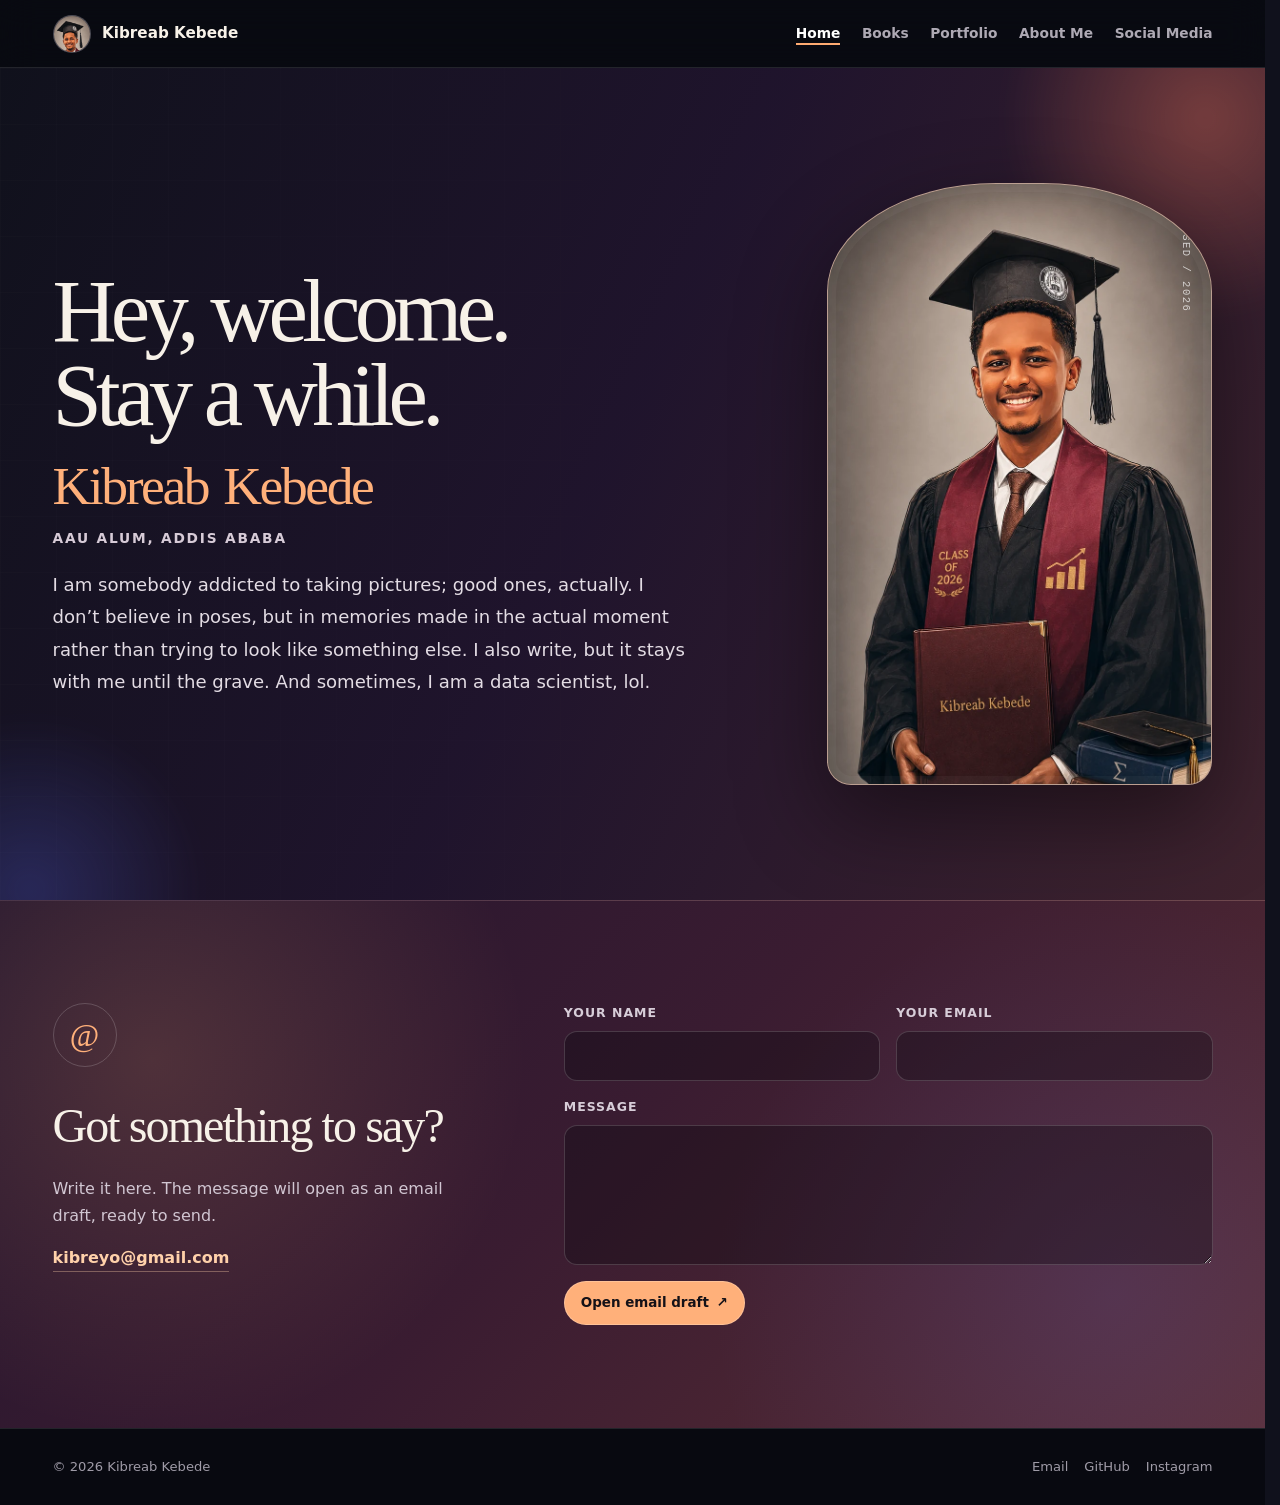
<file: index.html>
<!doctype html>
<html lang="en">
<head>
  <meta charset="utf-8">
  <meta name="viewport" content="width=device-width, initial-scale=1">
  <title>Kibreab Kebede | Home</title>
  <meta name="description" content="Kibreab Kebede's personal site: photography, writing, films, books, football, and links.">
  <meta name="theme-color" content="#10111c">
  <link rel="canonical" href="https://kibreabk.github.io/kibreab-kebede/">
  <meta property="og:type" content="website">
  <meta property="og:title" content="Kibreab Kebede | Home">
  <meta property="og:description" content="Photography, writing, films, books, football, and a personal corner of the internet.">
  <meta property="og:url" content="https://kibreabk.github.io/kibreab-kebede/">
  <meta property="og:image" content="https://kibreabk.github.io/kibreab-kebede/assets/images/personal/social-preview.jpg">
  <meta name="twitter:card" content="summary_large_image">
  <link rel="icon" href="favicon.ico" sizes="any">
  <link rel="icon" type="image/png" sizes="32x32" href="assets/icons/favicon-32.png">
  <link rel="apple-touch-icon" href="assets/icons/apple-touch-icon.png">
  <link rel="manifest" href="site.webmanifest">
  <link rel="stylesheet" href="assets/css/styles.css">
  <script defer src="assets/js/site-data.js"></script>
  <script defer src="assets/js/components.js"></script>
  <script defer src="assets/js/main.js"></script>
  <script type="application/ld+json">
  {
    "@context": "https://schema.org",
    "@type": "Person",
    "name": "Kibreab Kebede",
    "url": "https://kibreabk.github.io/kibreab-kebede/",
    "email": "mailto:kibreyo@gmail.com",
    "sameAs": [
      "https://www.instagram.com/_bloodyo_/",
      "https://www.tiktok.com/@kibreyo",
      "https://x.com/KibreabKebede1",
      "https://web.facebook.com/profile.php?id=100056605615291",
      "https://www.linkedin.com/in/kibreab-k-debisa-b67534243/",
      "https://t.me/kibreyo",
      "https://open.spotify.com/user/31jcsq52xo3aqpzcsohljddeokte",
      "https://strava.app.link/K1UndQauH5b",
      "https://github.com/Kibreabk"
    ]
  }
  </script>
</head>
<body class="page-home">
  <a class="skip-link" href="#main-content">Skip to main content</a>
  <header class="site-header">
    <div class="header-inner">
      <a class="site-brand" href="index.html" aria-label="Kibreab Kebede home">
        <span class="brand-avatar" aria-hidden="true"><img src="assets/images/personal/avatar.webp" width="512" height="512" alt=""></span>
        <span class="brand-name">Kibreab Kebede</span>
      </a>
      <button class="nav-toggle" type="button" aria-expanded="false" aria-controls="site-menu" aria-label="Open navigation" data-nav-toggle>
        <span class="nav-toggle-lines" aria-hidden="true"></span>
      </button>
      <nav class="site-nav" id="site-menu" aria-label="Primary navigation" data-nav-menu data-open="false">
        <ul>
          <li><a href="index.html" aria-current="page">Home</a></li>
          <li><a href="books.html">Books</a></li>
          <li><a href="portfolio.html">Portfolio</a></li>
          <li><a href="about.html">About Me</a></li>
          <li><a href="social.html">Social Media</a></li>
        </ul>
      </nav>
    </div>
  </header>

  <main id="main-content">
    <section class="home-hero">
      <div class="home-glow home-glow-one" aria-hidden="true"></div>
      <div class="home-glow home-glow-two" aria-hidden="true"></div>
      <div class="home-grid-lines" aria-hidden="true"></div>
      <div class="container home-grid">
        <div class="hero-copy" data-reveal>
          <h1 class="hero-headline">Hey, welcome.<br>Stay a while.</h1>
          <p class="interactive-name" tabindex="0" aria-label="Kibreab Kebede">
            <span class="name-word">Kibreab</span><span class="name-word">Kebede</span>
          </p>
          <p class="home-place">AAU Alum, Addis Ababa</p>
          <p class="home-story">I am somebody addicted to taking pictures; good ones, actually. I don&rsquo;t believe in poses, but in memories made in the actual moment rather than trying to look like something else. I also write, but it stays with me until the grave. And sometimes, I am a data scientist, lol.</p>
        </div>
        <figure class="home-portrait-shell" data-reveal>
          <span class="portrait-caption" aria-hidden="true">UNPOSED / 2026</span>
          <img src="assets/images/personal/homepage.webp" width="862" height="1825" alt="Illustrated portrait of Kibreab Kebede in academic dress holding a personalized folder beside a stack of books" fetchpriority="high">
        </figure>
      </div>
    </section>

    <section class="home-contact" id="contact" aria-labelledby="contact-title">
      <div class="container contact-grid">
        <div class="contact-copy" data-reveal>
          <span class="contact-mark" aria-hidden="true">@</span>
          <h2 id="contact-title">Got something to say?</h2>
          <p>Write it here. The message will open as an email draft, ready to send.</p>
          <a class="contact-email" href="mailto:kibreyo@gmail.com">kibreyo@gmail.com</a>
        </div>
        <form class="contact-form" data-email-form data-reveal>
          <div class="field-pair">
            <label><span>Your name</span><input type="text" name="name" autocomplete="name" required></label>
            <label><span>Your email</span><input type="email" name="email" autocomplete="email" required></label>
          </div>
          <label><span>Message</span><textarea name="message" rows="5" required></textarea></label>
          <div class="form-actions">
            <button class="button contact-button" type="submit">Open email draft <span aria-hidden="true">&#8599;</span></button>
            <p class="form-status" data-email-status aria-live="polite"></p>
          </div>
        </form>
      </div>
    </section>
  </main>

  <footer class="site-footer">
    <div class="container footer-inner">
      <p>&copy; <span data-current-year>2026</span> Kibreab Kebede</p>
      <nav class="footer-links" aria-label="Footer links">
        <a href="mailto:kibreyo@gmail.com">Email</a>
        <a href="https://github.com/Kibreabk" target="_blank" rel="noopener noreferrer">GitHub</a>
        <a href="https://www.instagram.com/_bloodyo_/" target="_blank" rel="noopener noreferrer">Instagram</a>
      </nav>
    </div>
  </footer>
  <button class="back-to-top" type="button" aria-label="Back to top" data-back-to-top data-visible="false">&uarr;</button>
</body>
</html>
</file>
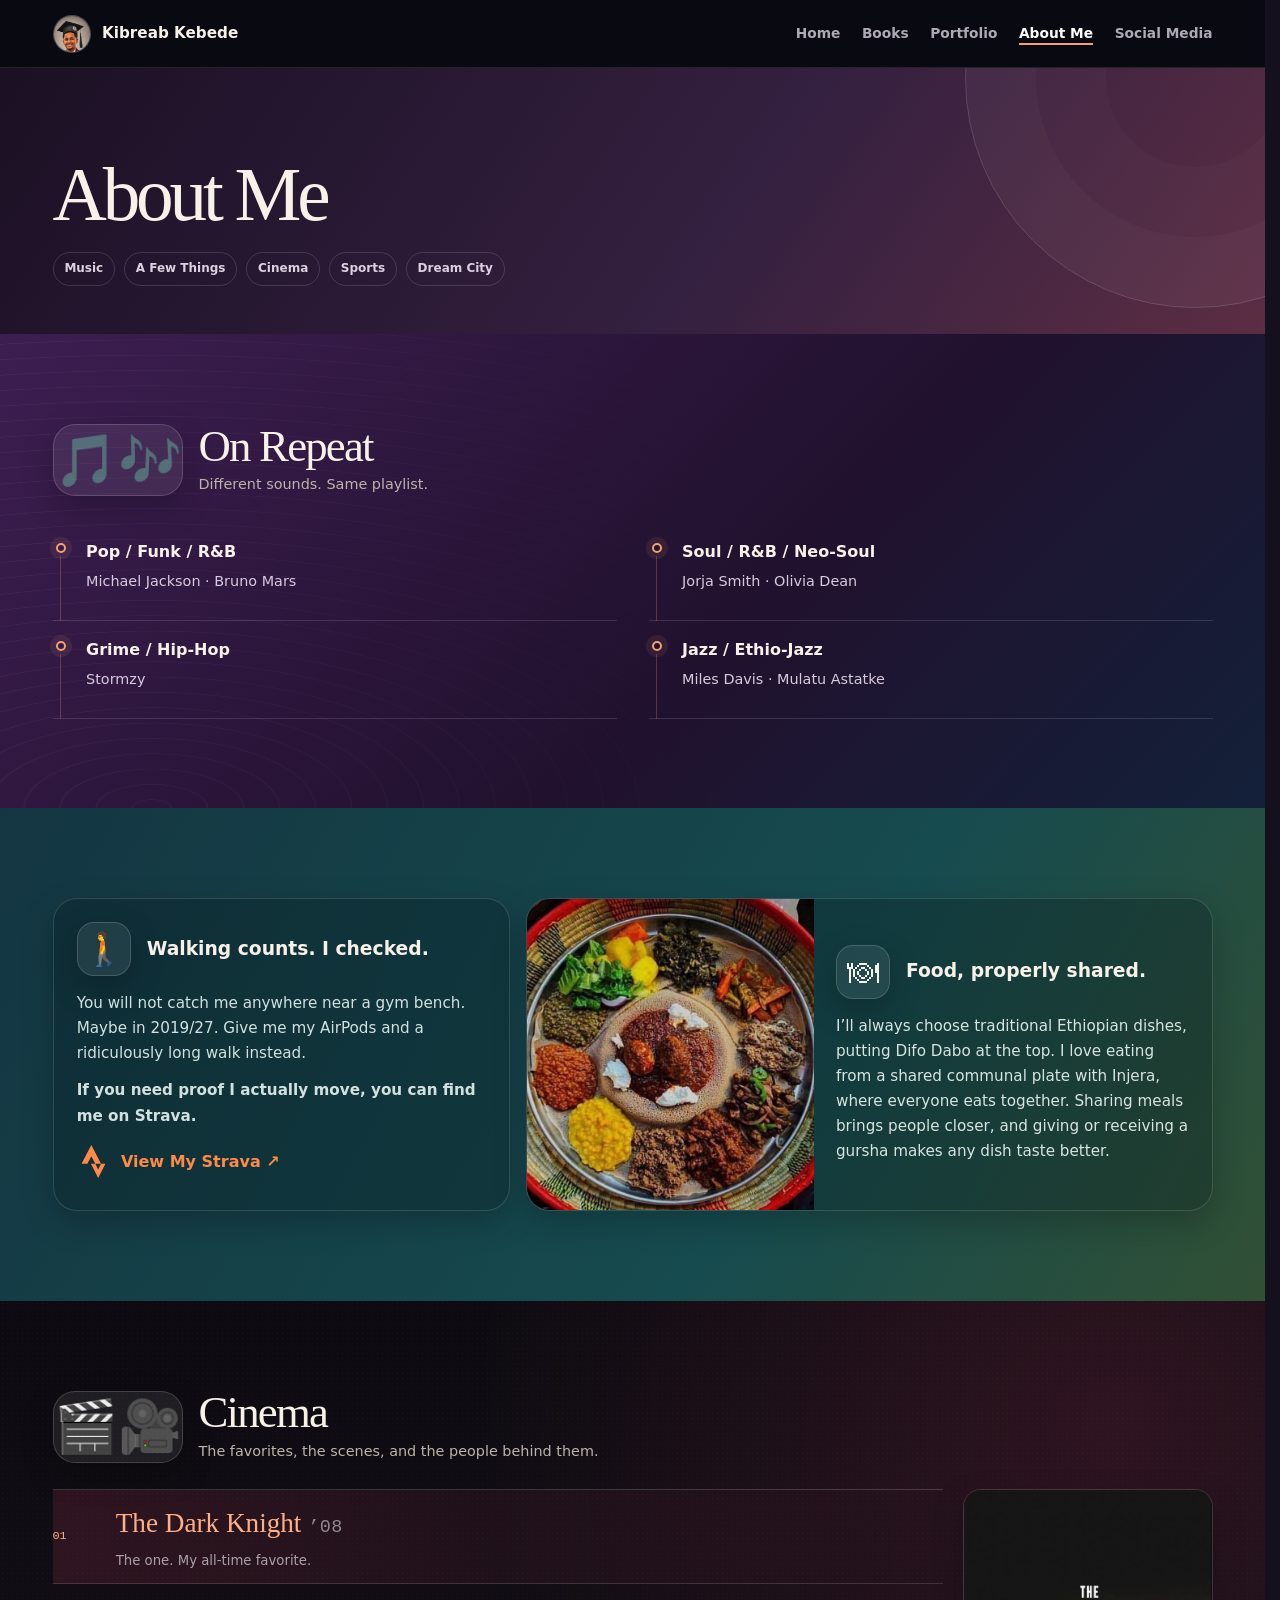
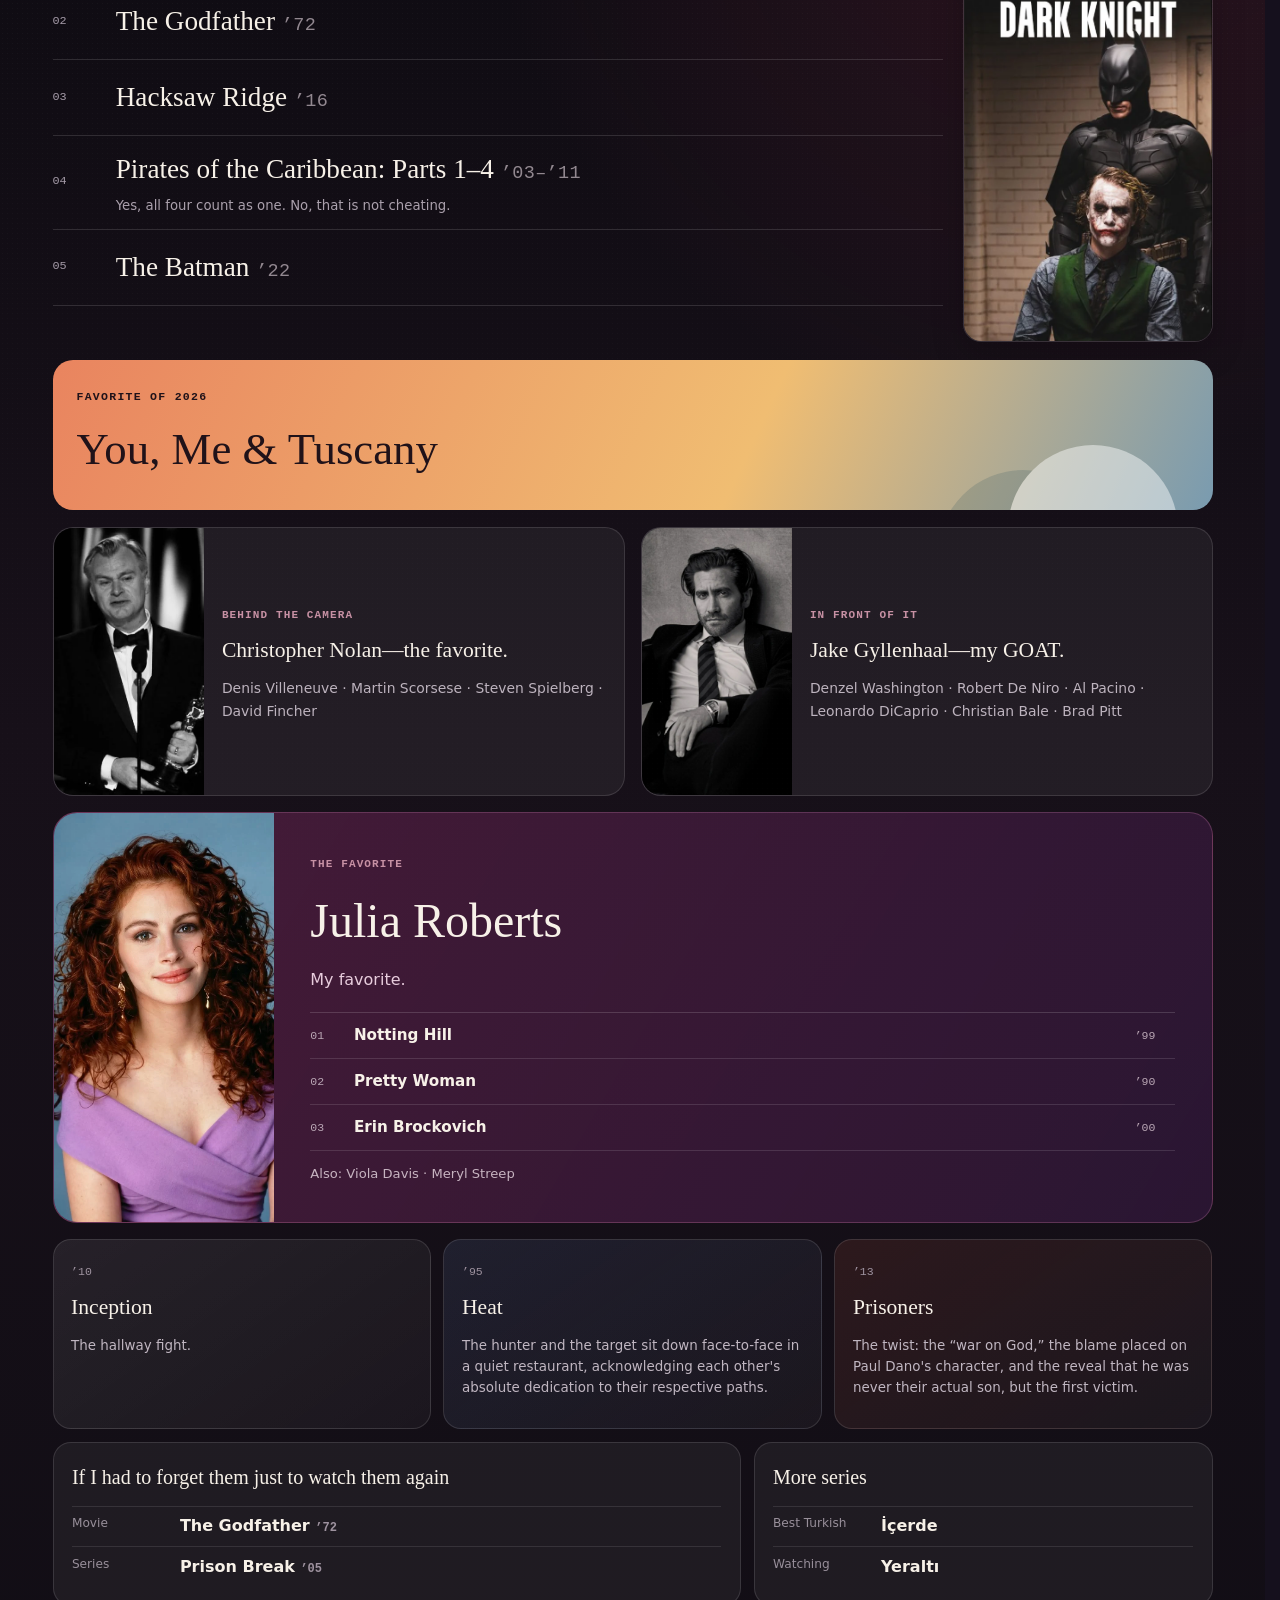
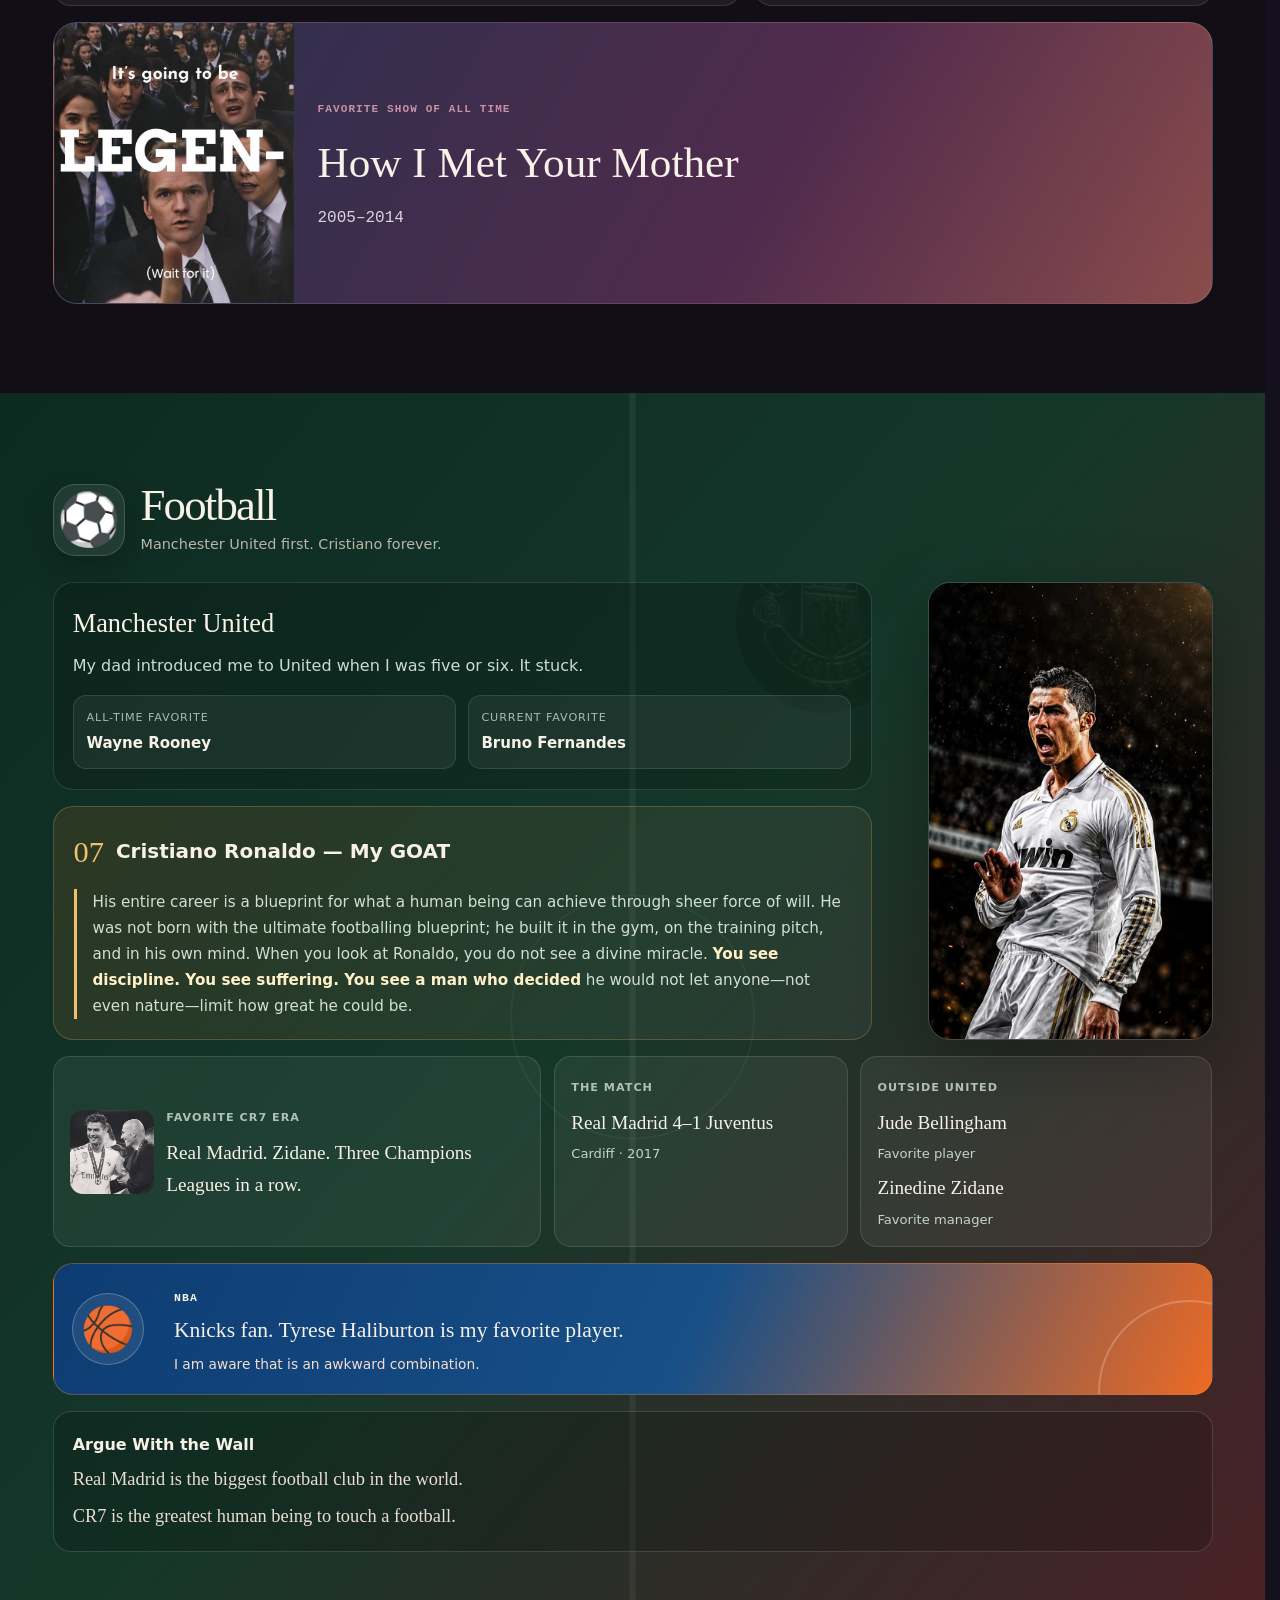
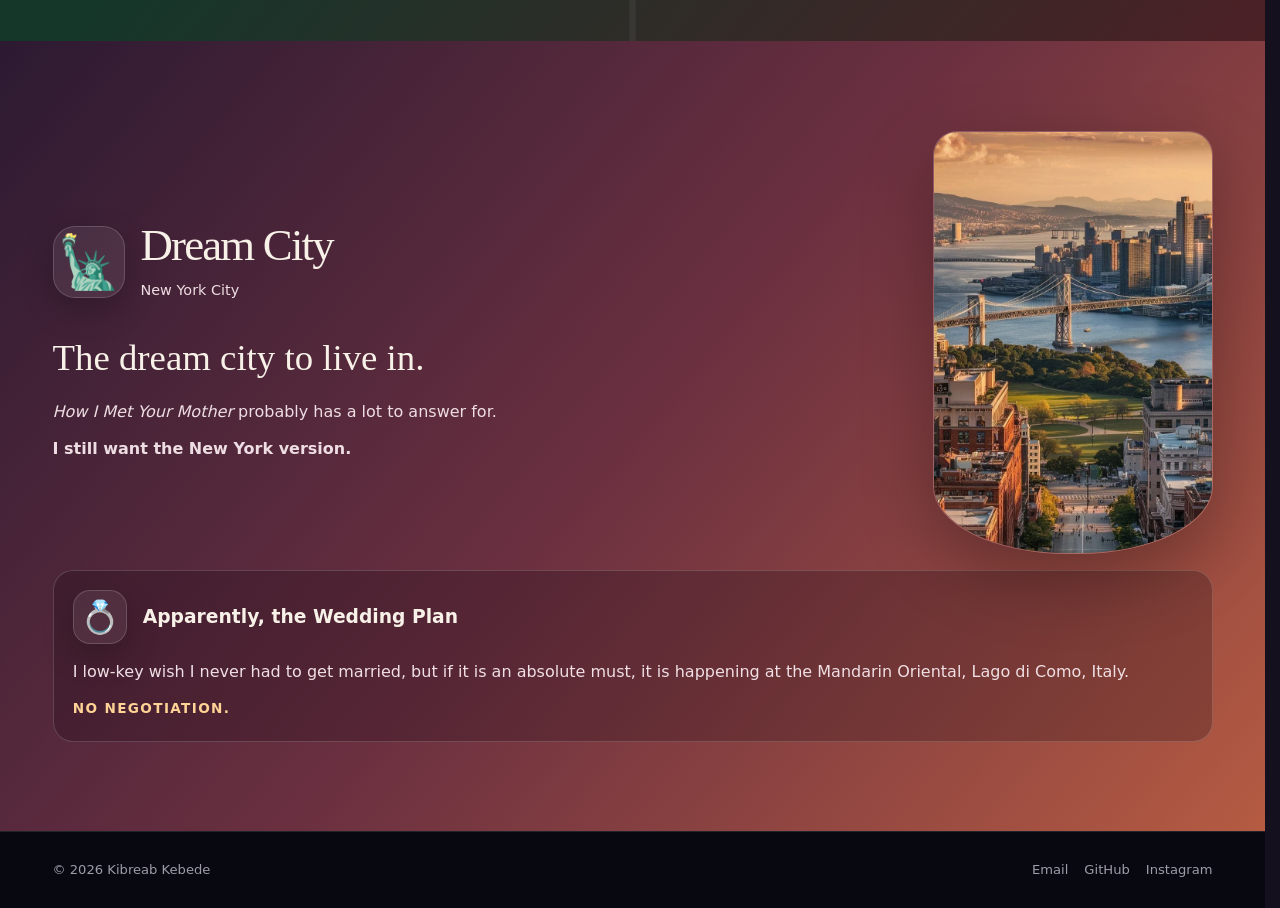
<file: about.html>
<!doctype html>
<html lang="en">
<head>
  <meta charset="utf-8">
  <meta name="viewport" content="width=device-width, initial-scale=1">
  <title>About Me | Kibreab Kebede</title>
  <meta name="description" content="Music, long walks, Ethiopian food, cinema, football, basketball, New York, and a few opinions Kibreab Kebede will defend.">
  <meta name="theme-color" content="#15101d">
  <link rel="canonical" href="https://kibreabk.github.io/kibreab-kebede/about.html">
  <meta property="og:type" content="profile">
  <meta property="og:title" content="About Me | Kibreab Kebede">
  <meta property="og:description" content="Music, food, cinema, football, basketball, New York, and a few opinions Kibreab Kebede will defend.">
  <meta property="og:url" content="https://kibreabk.github.io/kibreab-kebede/about.html">
  <meta property="og:image" content="https://kibreabk.github.io/kibreab-kebede/assets/images/personal/social-preview.jpg">
  <meta name="twitter:card" content="summary_large_image">
  <link rel="icon" href="favicon.ico" sizes="any">
  <link rel="icon" type="image/png" sizes="32x32" href="assets/icons/favicon-32.png">
  <link rel="apple-touch-icon" href="assets/icons/apple-touch-icon.png">
  <link rel="manifest" href="site.webmanifest">
  <link rel="stylesheet" href="assets/css/styles.css">
  <script defer src="assets/js/site-data.js"></script>
  <script defer src="assets/js/components.js"></script>
  <script defer src="assets/js/main.js"></script>
</head>
<body class="page-about">
  <a class="skip-link" href="#main-content">Skip to main content</a>
  <header class="site-header">
    <div class="header-inner">
      <a class="site-brand" href="index.html" aria-label="Kibreab Kebede home">
        <span class="brand-avatar" aria-hidden="true"><img src="assets/images/personal/avatar.webp" width="512" height="512" alt=""></span>
        <span class="brand-name">Kibreab Kebede</span>
      </a>
      <button class="nav-toggle" type="button" aria-expanded="false" aria-controls="site-menu" aria-label="Open navigation" data-nav-toggle>
        <span class="nav-toggle-lines" aria-hidden="true"></span>
      </button>
      <nav class="site-nav" id="site-menu" aria-label="Primary navigation" data-nav-menu data-open="false">
        <ul>
          <li><a href="index.html">Home</a></li>
          <li><a href="books.html">Books</a></li>
          <li><a href="portfolio.html">Portfolio</a></li>
          <li><a href="about.html" aria-current="page">About Me</a></li>
          <li><a href="social.html">Social Media</a></li>
        </ul>
      </nav>
    </div>
  </header>

  <main id="main-content">
    <header class="about-hero">
      <div class="about-rings" aria-hidden="true"></div>
      <div class="container">
        <h1 class="page-title" data-reveal>About Me</h1>
        <nav class="about-chapters" aria-label="About page chapters" data-reveal>
          <a href="#music">Music</a><a href="#small-things">A Few Things</a><a href="#cinema">Cinema</a><a href="#sports">Sports</a><a href="#dream-city">Dream City</a>
        </nav>
      </div>
    </header>

    <section class="about-band music-band" id="music" aria-labelledby="music-title">
      <div class="music-wave" aria-hidden="true"></div>
      <div class="container">
        <div class="chapter-head" data-reveal>
          <span class="chapter-marker" aria-hidden="true">&#127925;&#127926;</span>
          <div class="chapter-copy"><h2 class="section-title" id="music-title">On Repeat</h2><p>Different sounds. Same playlist.</p></div>
        </div>
        <div class="music-grid">
          <article class="music-entry" data-reveal><span class="track-dot" aria-hidden="true"></span><h3>Pop / Funk / R&amp;B</h3><p>Michael Jackson &middot; Bruno Mars</p></article>
          <article class="music-entry" data-reveal><span class="track-dot" aria-hidden="true"></span><h3>Soul / R&amp;B / Neo-Soul</h3><p>Jorja Smith &middot; Olivia Dean</p></article>
          <article class="music-entry" data-reveal><span class="track-dot" aria-hidden="true"></span><h3>Grime / Hip-Hop</h3><p>Stormzy</p></article>
          <article class="music-entry" data-reveal><span class="track-dot" aria-hidden="true"></span><h3>Jazz / Ethio-Jazz</h3><p>Miles Davis &middot; Mulatu Astatke</p></article>
        </div>
      </div>
    </section>

    <section class="about-band things-band" id="small-things" aria-labelledby="things-title">
      <div class="container">
        <h2 class="visually-hidden" id="things-title">A Few Things About Me</h2>
        <div class="things-grid">
          <article class="walk-panel" data-reveal>
            <div class="chapter-head compact"><span class="chapter-marker small" aria-hidden="true">&#128694;</span><div class="chapter-copy"><h3>Walking counts. I checked.</h3></div></div>
            <p>You will not catch me anywhere near a gym bench. Maybe in 2019/27. Give me my AirPods and a ridiculously long walk instead.</p>
            <p><strong>If you need proof I actually move, you can find me on Strava.</strong></p>
            <a class="strava-link" href="https://strava.app.link/K1UndQauH5b" target="_blank" rel="noopener noreferrer"><span class="strava-icon" aria-hidden="true"></span><span>View My Strava &#8599;</span></a>
          </article>
          <article class="food-panel" data-reveal>
            <figure><img src="assets/images/about/ethiopian-food.webp" width="736" height="768" alt="A shared platter of traditional Ethiopian dishes served with injera" loading="lazy"></figure>
            <div class="food-copy">
              <div class="chapter-head compact"><span class="chapter-marker small" aria-hidden="true">&#127869;</span><div class="chapter-copy"><h3>Food, properly shared.</h3></div></div>
              <p>I&rsquo;ll always choose traditional Ethiopian dishes, putting Difo Dabo at the top. I love eating from a shared communal plate with Injera, where everyone eats together. Sharing meals brings people closer, and giving or receiving a gursha makes any dish taste better.</p>
            </div>
          </article>
        </div>
      </div>
    </section>

    <section class="about-band cinema-band" id="cinema" aria-labelledby="cinema-title">
      <div class="film-grain" aria-hidden="true"></div>
      <div class="container">
        <div class="chapter-head" data-reveal>
          <span class="chapter-marker" aria-hidden="true">&#127916;&#127909;</span>
          <div class="chapter-copy"><h2 class="section-title" id="cinema-title">Cinema</h2><p>The favorites, the scenes, and the people behind them.</p></div>
        </div>

        <div class="cinema-top">
          <div class="movie-list">
            <article class="movie-row featured" data-reveal><span class="movie-number">01</span><div><h3>The Dark Knight <span class="movie-year">&rsquo;08</span></h3><p>The one. My all-time favorite.</p></div></article>
            <article class="movie-row" data-reveal><span class="movie-number">02</span><div><h3>The Godfather <span class="movie-year">&rsquo;72</span></h3></div></article>
            <article class="movie-row" data-reveal><span class="movie-number">03</span><div><h3>Hacksaw Ridge <span class="movie-year">&rsquo;16</span></h3></div></article>
            <article class="movie-row" data-reveal><span class="movie-number">04</span><div><h3>Pirates of the Caribbean: Parts 1&ndash;4 <span class="movie-year">&rsquo;03&ndash;&rsquo;11</span></h3><p>Yes, all four count as one. No, that is not cheating.</p></div></article>
            <article class="movie-row" data-reveal><span class="movie-number">05</span><div><h3>The Batman <span class="movie-year">&rsquo;22</span></h3></div></article>
          </div>
          <figure class="dark-knight-image" data-reveal><img src="assets/images/cinema/the-dark-knight.webp" width="555" height="1200" alt="The Dark Knight artwork featuring Batman and the Joker" loading="lazy"></figure>
        </div>

        <article class="tuscany-feature" data-reveal>
          <span>Favorite of 2026</span>
          <h3>You, Me &amp; Tuscany</h3>
          <i aria-hidden="true"></i>
        </article>

        <div class="cinema-detail-grid">
          <article class="cinema-panel nolan-panel" data-reveal>
            <img src="assets/images/cinema/christopher-nolan.webp" width="620" height="620" alt="Black-and-white portrait of filmmaker Christopher Nolan" loading="lazy">
            <div><span class="panel-label">Behind the Camera</span><h3>Christopher Nolan&mdash;the favorite.</h3><p>Denis Villeneuve &middot; Martin Scorsese &middot; Steven Spielberg &middot; David Fincher</p></div>
          </article>
          <article class="cinema-panel jake-panel" data-reveal>
            <img src="assets/images/cinema/jake-gyllenhaal.webp" width="802" height="1424" alt="Black-and-white portrait of Jake Gyllenhaal" loading="lazy">
            <div><span class="panel-label">In Front of It</span><h3>Jake Gyllenhaal&mdash;my GOAT.</h3><p>Denzel Washington &middot; Robert De Niro &middot; Al Pacino &middot; Leonardo DiCaprio &middot; Christian Bale &middot; Brad Pitt</p></div>
          </article>
        </div>

        <article class="julia-feature" data-reveal>
          <figure><img src="assets/images/cinema/julia-roberts.webp" width="736" height="1337" alt="Portrait of Julia Roberts" loading="lazy"></figure>
          <div>
            <span class="panel-label">The favorite</span>
            <h3>Julia Roberts</h3>
            <p class="julia-line">My favorite.</p>
            <ol class="julia-films">
              <li><span>01</span><strong>Notting Hill</strong><em>&rsquo;99</em></li>
              <li><span>02</span><strong>Pretty Woman</strong><em>&rsquo;90</em></li>
              <li><span>03</span><strong>Erin Brockovich</strong><em>&rsquo;00</em></li>
            </ol>
            <p class="other-women">Also: Viola Davis &middot; Meryl Streep</p>
          </div>
        </article>

        <div class="scene-grid" aria-label="Favorite movie moments">
          <article class="scene-card" data-reveal><span class="scene-year">&rsquo;10</span><strong>Inception</strong><p>The hallway fight.</p></article>
          <article class="scene-card" data-reveal><span class="scene-year">&rsquo;95</span><strong>Heat</strong><p>The hunter and the target sit down face-to-face in a quiet restaurant, acknowledging each other's absolute dedication to their respective paths.</p></article>
          <article class="scene-card" data-reveal><span class="scene-year">&rsquo;13</span><strong>Prisoners</strong><p>The twist: the &ldquo;war on God,&rdquo; the blame placed on Paul Dano's character, and the reveal that he was never their actual son, but the first victim.</p></article>
        </div>

        <div class="cinema-facts">
          <article class="reset-panel" data-reveal>
            <h3>If I had to forget them just to watch them again</h3>
            <dl><div><dt>Movie</dt><dd>The Godfather <span>&rsquo;72</span></dd></div><div><dt>Series</dt><dd>Prison Break <span>&rsquo;05</span></dd></div></dl>
          </article>
          <article class="series-panel" data-reveal>
            <h3>More series</h3>
            <dl><div><dt>Best Turkish</dt><dd>&#304;&ccedil;erde</dd></div><div><dt>Watching</dt><dd>Yeralt&#305;</dd></div></dl>
          </article>
        </div>

        <article class="himym-feature" data-reveal>
          <figure><img src="assets/images/cinema/how-i-met-your-mother.webp" width="736" height="1104" alt="How I Met Your Mother cast image with the phrase it is going to be legendary" loading="lazy"></figure>
          <div><span class="panel-label">Favorite show of all time</span><h3>How I Met Your Mother</h3><p>2005&ndash;2014</p></div>
        </article>
      </div>
    </section>

    <section class="about-band sports-band" id="sports" aria-labelledby="sports-title">
      <div class="pitch-lines" aria-hidden="true"></div>
      <div class="container">
        <div class="chapter-head" data-reveal>
          <span class="chapter-marker" aria-hidden="true">&#9917;</span>
          <div class="chapter-copy"><h2 class="section-title" id="sports-title">Football</h2><p>Manchester United first. Cristiano forever.</p></div>
        </div>

        <div class="football-layout">
          <div class="football-copy">
            <section class="united-panel" data-reveal>
              <span class="united-watermark" aria-hidden="true"></span>
              <h3>Manchester United</h3>
              <p>My dad introduced me to United when I was five or six. It stuck.</p>
              <div class="team-strip"><div><span>All-time favorite</span><strong>Wayne Rooney</strong></div><div><span>Current favorite</span><strong>Bruno Fernandes</strong></div></div>
            </section>
            <section class="ronaldo-block" data-reveal>
              <div class="ronaldo-label"><span aria-hidden="true">07</span><h3>Cristiano Ronaldo &mdash; My GOAT</h3></div>
              <blockquote>His entire career is a blueprint for what a human being can achieve through sheer force of will. He was not born with the ultimate footballing blueprint; he built it in the gym, on the training pitch, and in his own mind. When you look at Ronaldo, you do not see a divine miracle. <strong>You see discipline. You see suffering. You see a man who decided</strong> he would not let anyone&mdash;not even nature&mdash;limit how great he could be.</blockquote>
            </section>
          </div>
          <figure class="ronaldo-image" data-reveal><img src="assets/images/football/cristiano-ronaldo.webp" width="736" height="1307" alt="Cristiano Ronaldo in a Real Madrid kit" loading="lazy"></figure>
        </div>

        <div class="football-cards">
          <article class="era-card" data-reveal><img src="assets/images/football/ronaldo-zidane.webp" width="651" height="651" alt="Cristiano Ronaldo and Zinedine Zidane together" loading="lazy"><div><span>Favorite CR7 era</span><h3>Real Madrid. Zidane. Three Champions Leagues in a row.</h3></div></article>
          <article data-reveal><span>The Match</span><h3>Real Madrid 4&ndash;1 Juventus</h3><p>Cardiff &middot; 2017</p></article>
          <article data-reveal><span>Outside United</span><h3>Jude Bellingham</h3><p>Favorite player</p><h3>Zinedine Zidane</h3><p>Favorite manager</p></article>
        </div>

        <article class="nba-panel" data-reveal>
          <div class="basketball-mark" aria-hidden="true">&#127936;</div>
          <div><span>NBA</span><h3>Knicks fan. Tyrese Haliburton is my favorite player.</h3><p>I am aware that is an awkward combination.</p></div>
        </article>

        <div class="opinion-box" data-reveal><h3>Argue With the Wall</h3><p>Real Madrid is the biggest football club in the world.</p><p>CR7 is the greatest human being to touch a football.</p></div>
      </div>
    </section>

    <section class="about-band city-band" id="dream-city" aria-labelledby="city-title">
      <div class="container">
        <div class="city-grid">
          <div class="city-copy" data-reveal>
            <div class="chapter-head"><span class="chapter-marker" aria-hidden="true">&#128509;</span><div class="chapter-copy"><h2 class="section-title" id="city-title">Dream City</h2><p>New York City</p></div></div>
            <h3>The dream city to live in.</h3>
            <p><em>How I Met Your Mother</em> probably has a lot to answer for.</p>
            <p><strong>I still want the New York version.</strong></p>
          </div>
          <figure class="city-image" data-reveal><img src="assets/images/personal/nyc.webp" width="720" height="1280" alt="View across New York City and the East River at sunset" loading="lazy"></figure>
        </div>
        <article class="wedding-card" data-reveal>
          <div class="chapter-head compact"><span class="chapter-marker small" aria-hidden="true">&#128141;</span><div class="chapter-copy"><h3>Apparently, the Wedding Plan</h3></div></div>
          <p>I low-key wish I never had to get married, but if it is an absolute must, it is happening at the Mandarin Oriental, Lago di Como, Italy.</p>
          <strong>No negotiation.</strong>
        </article>
      </div>
    </section>
  </main>

  <footer class="site-footer">
    <div class="container footer-inner">
      <p>&copy; <span data-current-year>2026</span> Kibreab Kebede</p>
      <nav class="footer-links" aria-label="Footer links">
        <a href="mailto:kibreyo@gmail.com">Email</a>
        <a href="https://github.com/Kibreabk" target="_blank" rel="noopener noreferrer">GitHub</a>
        <a href="https://www.instagram.com/_bloodyo_/" target="_blank" rel="noopener noreferrer">Instagram</a>
      </nav>
    </div>
  </footer>
  <button class="back-to-top" type="button" aria-label="Back to top" data-back-to-top data-visible="false">&uarr;</button>
</body>
</html>
</file>
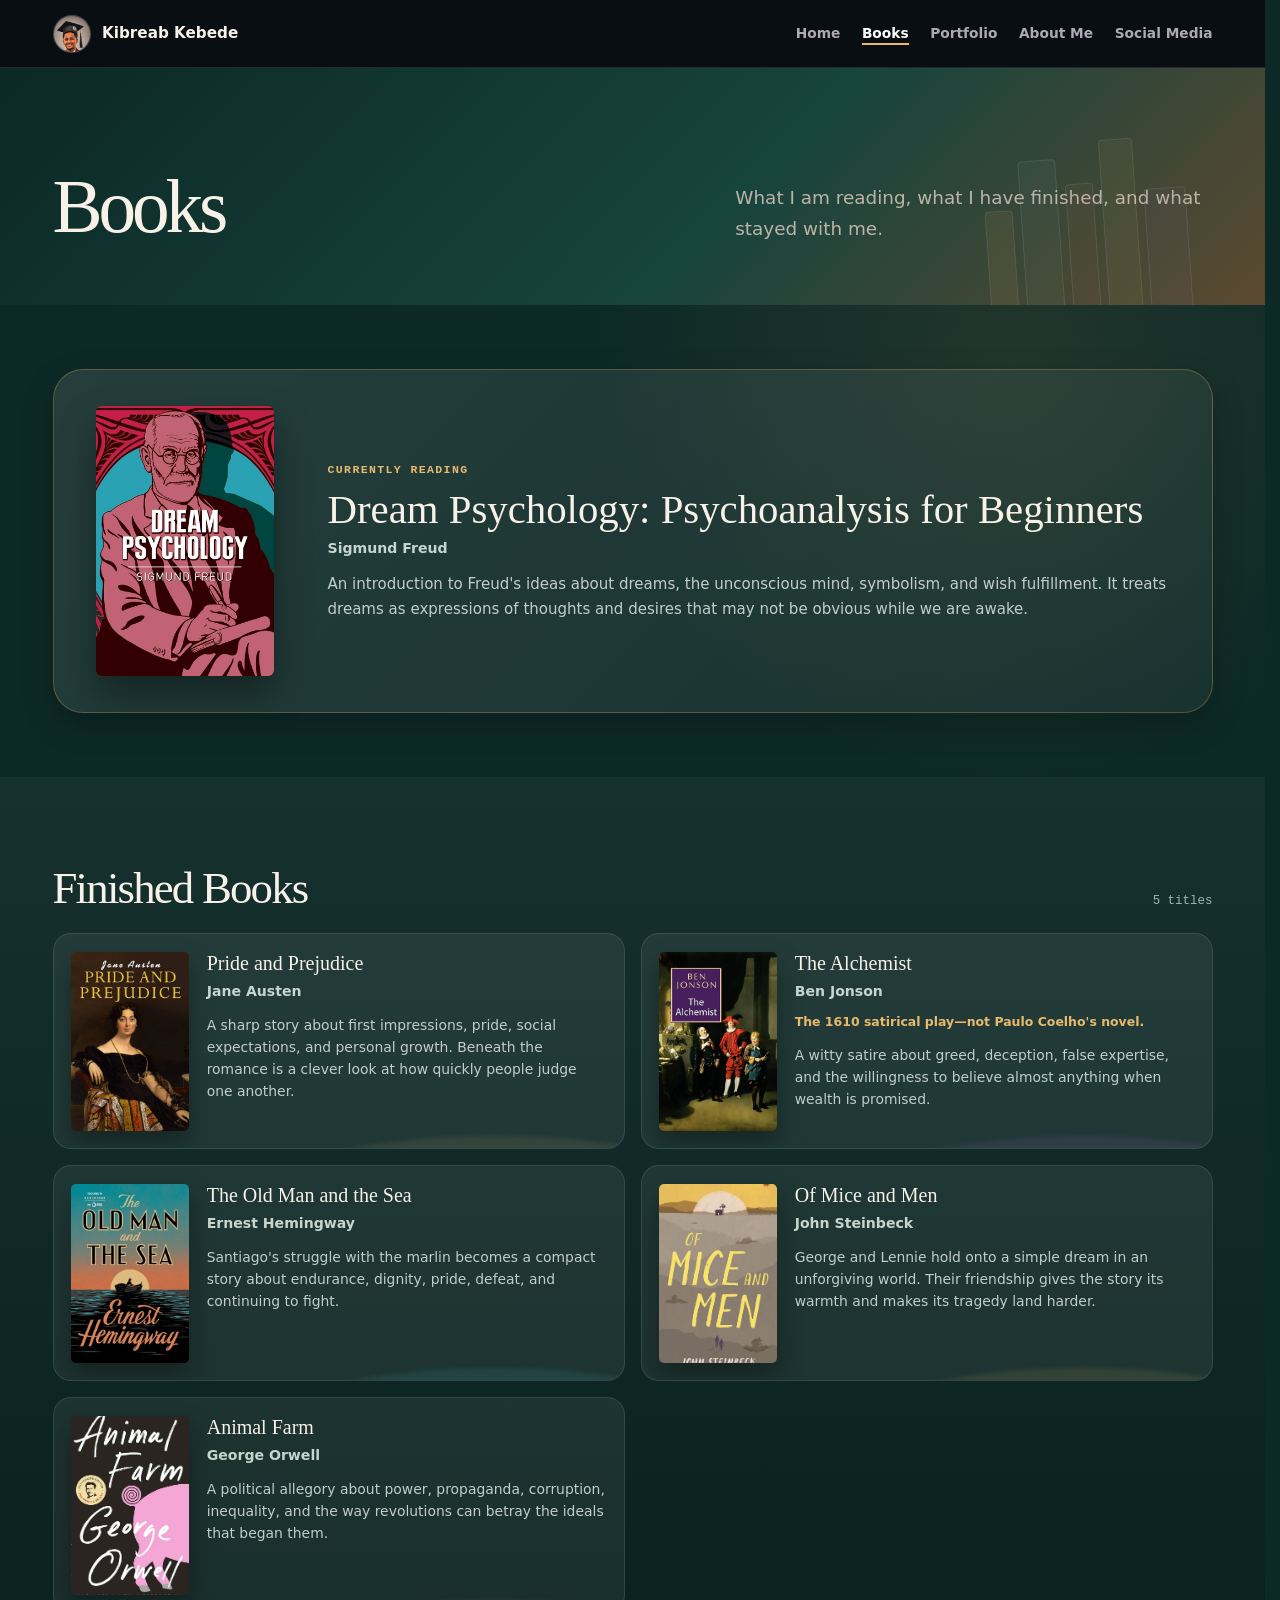
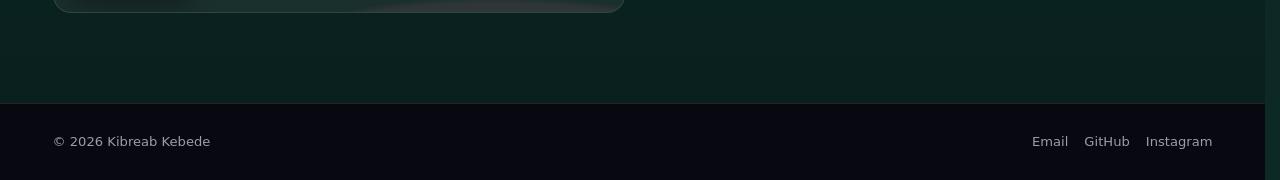
<file: books.html>
<!doctype html>
<html lang="en">
<head>
  <meta charset="utf-8">
  <meta name="viewport" content="width=device-width, initial-scale=1">
  <title>Books | Kibreab Kebede</title>
  <meta name="description" content="Books Kibreab Kebede is reading and has finished, with short personal takeaways.">
  <meta name="theme-color" content="#0d2926">
  <link rel="canonical" href="https://kibreabk.github.io/kibreab-kebede/books.html">
  <meta property="og:type" content="website">
  <meta property="og:title" content="Books | Kibreab Kebede">
  <meta property="og:description" content="What I am reading, what I have finished, and what stayed with me.">
  <meta property="og:url" content="https://kibreabk.github.io/kibreab-kebede/books.html">
  <meta property="og:image" content="https://kibreabk.github.io/kibreab-kebede/assets/images/personal/social-preview.jpg">
  <meta name="twitter:card" content="summary_large_image">
  <link rel="icon" href="favicon.ico" sizes="any">
  <link rel="icon" type="image/png" sizes="32x32" href="assets/icons/favicon-32.png">
  <link rel="apple-touch-icon" href="assets/icons/apple-touch-icon.png">
  <link rel="manifest" href="site.webmanifest">
  <link rel="stylesheet" href="assets/css/styles.css">
  <script defer src="assets/js/site-data.js"></script>
  <script defer src="assets/js/components.js"></script>
  <script defer src="assets/js/main.js"></script>
</head>
<body class="page-books">
  <a class="skip-link" href="#main-content">Skip to main content</a>
  <header class="site-header">
    <div class="header-inner">
      <a class="site-brand" href="index.html" aria-label="Kibreab Kebede home">
        <span class="brand-avatar" aria-hidden="true"><img src="assets/images/personal/avatar.webp" width="512" height="512" alt=""></span>
        <span class="brand-name">Kibreab Kebede</span>
      </a>
      <button class="nav-toggle" type="button" aria-expanded="false" aria-controls="site-menu" aria-label="Open navigation" data-nav-toggle>
        <span class="nav-toggle-lines" aria-hidden="true"></span>
      </button>
      <nav class="site-nav" id="site-menu" aria-label="Primary navigation" data-nav-menu data-open="false">
        <ul>
          <li><a href="index.html">Home</a></li>
          <li><a href="books.html" aria-current="page">Books</a></li>
          <li><a href="portfolio.html">Portfolio</a></li>
          <li><a href="about.html">About Me</a></li>
          <li><a href="social.html">Social Media</a></li>
        </ul>
      </nav>
    </div>
  </header>

  <main id="main-content">
    <header class="page-hero books-hero">
      <div class="book-spines" aria-hidden="true"><span></span><span></span><span></span><span></span><span></span></div>
      <div class="container page-hero-grid">
        <h1 class="page-title">Books</h1>
        <p class="page-intro">What I am reading, what I have finished, and what stayed with me.</p>
      </div>
    </header>

    <section class="section-compact" aria-labelledby="currently-reading">
      <div class="container">
        <article class="current-book" data-reveal>
          <figure class="book-cover"><img src="assets/images/books/dream-psychology.webp" width="652" height="1000" alt="Cover of Dream Psychology: Psychoanalysis for Beginners by Sigmund Freud"></figure>
          <div class="book-copy">
            <p class="status" id="currently-reading">Currently Reading</p>
            <h2>Dream Psychology: Psychoanalysis for Beginners</h2>
            <p class="book-author">Sigmund Freud</p>
            <p class="book-description">An introduction to Freud's ideas about dreams, the unconscious mind, symbolism, and wish fulfillment. It treats dreams as expressions of thoughts and desires that may not be obvious while we are awake.</p>
          </div>
        </article>
      </div>
    </section>

    <section class="section finished-section" aria-labelledby="finished-books">
      <div class="container">
        <div class="books-heading"><h2 class="section-title" id="finished-books">Finished Books</h2><span>5 titles</span></div>
        <div class="finished-grid">
          <article class="finished-book" data-reveal>
            <img src="assets/images/books/pride-and-prejudice.webp" width="670" height="1000" alt="Cover of Pride and Prejudice by Jane Austen" loading="lazy">
            <div><h3>Pride and Prejudice</h3><p class="book-author">Jane Austen</p><p class="book-description">A sharp story about first impressions, pride, social expectations, and personal growth. Beneath the romance is a clever look at how quickly people judge one another.</p></div>
          </article>
          <article class="finished-book" data-reveal>
            <img src="assets/images/books/the-alchemist-ben-jonson.webp" width="664" height="1000" alt="Cover of The Alchemist by Ben Jonson" loading="lazy">
            <div><h3>The Alchemist</h3><p class="book-author">Ben Jonson</p><p class="book-note">The 1610 satirical play&mdash;not Paulo Coelho's novel.</p><p class="book-description">A witty satire about greed, deception, false expertise, and the willingness to believe almost anything when wealth is promised.</p></div>
          </article>
          <article class="finished-book" data-reveal>
            <img src="assets/images/books/the-old-man-and-the-sea.webp" width="656" height="1000" alt="Cover of The Old Man and the Sea by Ernest Hemingway" loading="lazy">
            <div><h3>The Old Man and the Sea</h3><p class="book-author">Ernest Hemingway</p><p class="book-description">Santiago's struggle with the marlin becomes a compact story about endurance, dignity, pride, defeat, and continuing to fight.</p></div>
          </article>
          <article class="finished-book" data-reveal>
            <img src="assets/images/books/of-mice-and-men.webp" width="567" height="1000" alt="Cover of Of Mice and Men by John Steinbeck" loading="lazy">
            <div><h3>Of Mice and Men</h3><p class="book-author">John Steinbeck</p><p class="book-description">George and Lennie hold onto a simple dream in an unforgiving world. Their friendship gives the story its warmth and makes its tragedy land harder.</p></div>
          </article>
          <article class="finished-book" data-reveal>
            <img src="assets/images/books/animal-farm.webp" width="559" height="1000" alt="Cover of Animal Farm by George Orwell" loading="lazy">
            <div><h3>Animal Farm</h3><p class="book-author">George Orwell</p><p class="book-description">A political allegory about power, propaganda, corruption, inequality, and the way revolutions can betray the ideals that began them.</p></div>
          </article>
        </div>
      </div>
    </section>
  </main>

  <footer class="site-footer">
    <div class="container footer-inner">
      <p>&copy; <span data-current-year>2026</span> Kibreab Kebede</p>
      <nav class="footer-links" aria-label="Footer links">
        <a href="mailto:kibreyo@gmail.com">Email</a>
        <a href="https://github.com/Kibreabk" target="_blank" rel="noopener noreferrer">GitHub</a>
        <a href="https://www.instagram.com/_bloodyo_/" target="_blank" rel="noopener noreferrer">Instagram</a>
      </nav>
    </div>
  </footer>
  <button class="back-to-top" type="button" aria-label="Back to top" data-back-to-top data-visible="false">&uarr;</button>
</body>
</html>
</file>
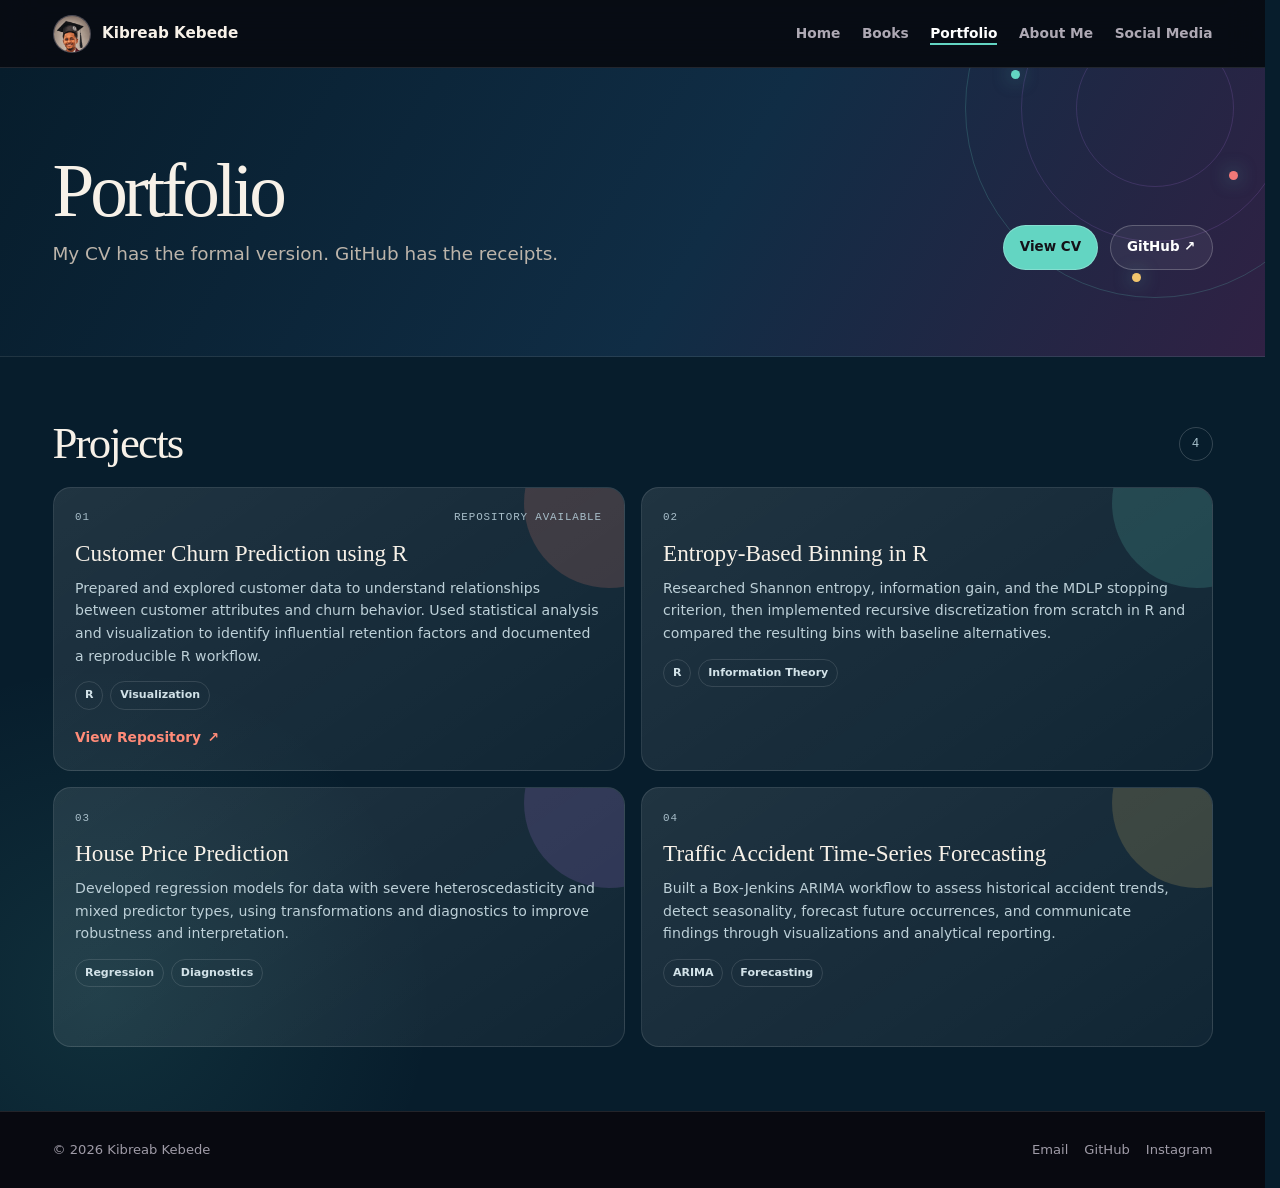
<file: portfolio.html>
<!doctype html>
<html lang="en">
<head>
  <meta charset="utf-8">
  <meta name="viewport" content="width=device-width, initial-scale=1">
  <title>Portfolio | Kibreab Kebede</title>
  <meta name="description" content="Projects by Kibreab Kebede, with CV and GitHub access.">
  <meta name="theme-color" content="#071d2c">
  <link rel="canonical" href="https://kibreabk.github.io/kibreab-kebede/portfolio.html">
  <meta property="og:type" content="website">
  <meta property="og:title" content="Portfolio | Kibreab Kebede">
  <meta property="og:description" content="Projects by Kibreab Kebede, with CV and GitHub access.">
  <meta property="og:url" content="https://kibreabk.github.io/kibreab-kebede/portfolio.html">
  <meta property="og:image" content="https://kibreabk.github.io/kibreab-kebede/assets/images/personal/social-preview.jpg">
  <meta name="twitter:card" content="summary_large_image">
  <link rel="icon" href="favicon.ico" sizes="any">
  <link rel="icon" type="image/png" sizes="32x32" href="assets/icons/favicon-32.png">
  <link rel="apple-touch-icon" href="assets/icons/apple-touch-icon.png">
  <link rel="manifest" href="site.webmanifest">
  <link rel="stylesheet" href="assets/css/styles.css">
  <script defer src="assets/js/site-data.js"></script>
  <script defer src="assets/js/components.js"></script>
  <script defer src="assets/js/main.js"></script>
</head>
<body class="page-portfolio">
  <a class="skip-link" href="#main-content">Skip to main content</a>
  <header class="site-header">
    <div class="header-inner">
      <a class="site-brand" href="index.html" aria-label="Kibreab Kebede home">
        <span class="brand-avatar" aria-hidden="true"><img src="assets/images/personal/avatar.webp" width="512" height="512" alt=""></span>
        <span class="brand-name">Kibreab Kebede</span>
      </a>
      <button class="nav-toggle" type="button" aria-expanded="false" aria-controls="site-menu" aria-label="Open navigation" data-nav-toggle>
        <span class="nav-toggle-lines" aria-hidden="true"></span>
      </button>
      <nav class="site-nav" id="site-menu" aria-label="Primary navigation" data-nav-menu data-open="false">
        <ul>
          <li><a href="index.html">Home</a></li>
          <li><a href="books.html">Books</a></li>
          <li><a href="portfolio.html" aria-current="page">Portfolio</a></li>
          <li><a href="about.html">About Me</a></li>
          <li><a href="social.html">Social Media</a></li>
        </ul>
      </nav>
    </div>
  </header>

  <main id="main-content">
    <header class="portfolio-hero">
      <div class="portfolio-orbit" aria-hidden="true"><i></i><i></i><i></i><i></i><i></i></div>
      <div class="container portfolio-intro">
        <div class="portfolio-intro-copy" data-reveal>
          <h1 class="page-title">Portfolio</h1>
          <p class="page-intro">My CV has the formal version. GitHub has the receipts.</p>
        </div>
        <div class="button-row portfolio-actions" data-reveal>
          <button class="button" type="button" data-open-cv>View CV</button>
          <a class="button button-secondary" href="https://github.com/Kibreabk" target="_blank" rel="noopener noreferrer">GitHub &#8599;</a>
        </div>
      </div>
    </header>

    <section class="section-compact project-section" aria-labelledby="projects-title">
      <div class="container">
        <div class="projects-heading"><h2 class="section-title" id="projects-title">Projects</h2><span>4</span></div>
        <div class="project-grid">
          <article class="project-card project-coral" data-reveal>
            <div class="project-meta"><span>01</span><span>Repository available</span></div>
            <h3>Customer Churn Prediction using R</h3>
            <p>Prepared and explored customer data to understand relationships between customer attributes and churn behavior. Used statistical analysis and visualization to identify influential retention factors and documented a reproducible R workflow.</p>
            <div class="project-tags"><span>R</span><span>Visualization</span></div>
            <a class="text-link project-link" href="https://github.com/Kibreabk/customer-churn-r" target="_blank" rel="noopener noreferrer">View Repository <span class="arrow" aria-hidden="true">&#8599;</span></a>
          </article>
          <article class="project-card project-teal" data-reveal>
            <div class="project-meta"><span>02</span></div>
            <h3>Entropy-Based Binning in R</h3>
            <p>Researched Shannon entropy, information gain, and the MDLP stopping criterion, then implemented recursive discretization from scratch in R and compared the resulting bins with baseline alternatives.</p>
            <div class="project-tags"><span>R</span><span>Information Theory</span></div>
          </article>
          <article class="project-card project-violet" data-reveal>
            <div class="project-meta"><span>03</span></div>
            <h3>House Price Prediction</h3>
            <p>Developed regression models for data with severe heteroscedasticity and mixed predictor types, using transformations and diagnostics to improve robustness and interpretation.</p>
            <div class="project-tags"><span>Regression</span><span>Diagnostics</span></div>
          </article>
          <article class="project-card project-gold" data-reveal>
            <div class="project-meta"><span>04</span></div>
            <h3>Traffic Accident Time-Series Forecasting</h3>
            <p>Built a Box-Jenkins ARIMA workflow to assess historical accident trends, detect seasonality, forecast future occurrences, and communicate findings through visualizations and analytical reporting.</p>
            <div class="project-tags"><span>ARIMA</span><span>Forecasting</span></div>
          </article>
        </div>
      </div>
    </section>

    <dialog class="cv-dialog" id="cv-dialog" aria-labelledby="cv-dialog-title">
      <div class="cv-dialog-head">
        <h2 id="cv-dialog-title">Kibreab Kebede &mdash; CV</h2>
        <div class="cv-dialog-actions">
          <a class="button button-quiet" href="assets/documents/kibreab-kebede-cv.pdf" download>Download</a>
          <a class="button button-quiet" href="assets/documents/kibreab-kebede-cv.pdf" target="_blank" rel="noopener noreferrer">Open &#8599;</a>
          <button class="icon-button" type="button" aria-label="Close CV preview" data-close-cv>&times;</button>
        </div>
      </div>
      <iframe class="cv-frame" src="assets/documents/kibreab-kebede-cv.pdf#view=FitH" title="Kibreab Kebede CV preview"></iframe>
    </dialog>
  </main>

  <footer class="site-footer">
    <div class="container footer-inner">
      <p>&copy; <span data-current-year>2026</span> Kibreab Kebede</p>
      <nav class="footer-links" aria-label="Footer links">
        <a href="mailto:kibreyo@gmail.com">Email</a>
        <a href="https://github.com/Kibreabk" target="_blank" rel="noopener noreferrer">GitHub</a>
        <a href="https://www.instagram.com/_bloodyo_/" target="_blank" rel="noopener noreferrer">Instagram</a>
      </nav>
    </div>
  </footer>
  <button class="back-to-top" type="button" aria-label="Back to top" data-back-to-top data-visible="false">&uarr;</button>
</body>
</html>
</file>
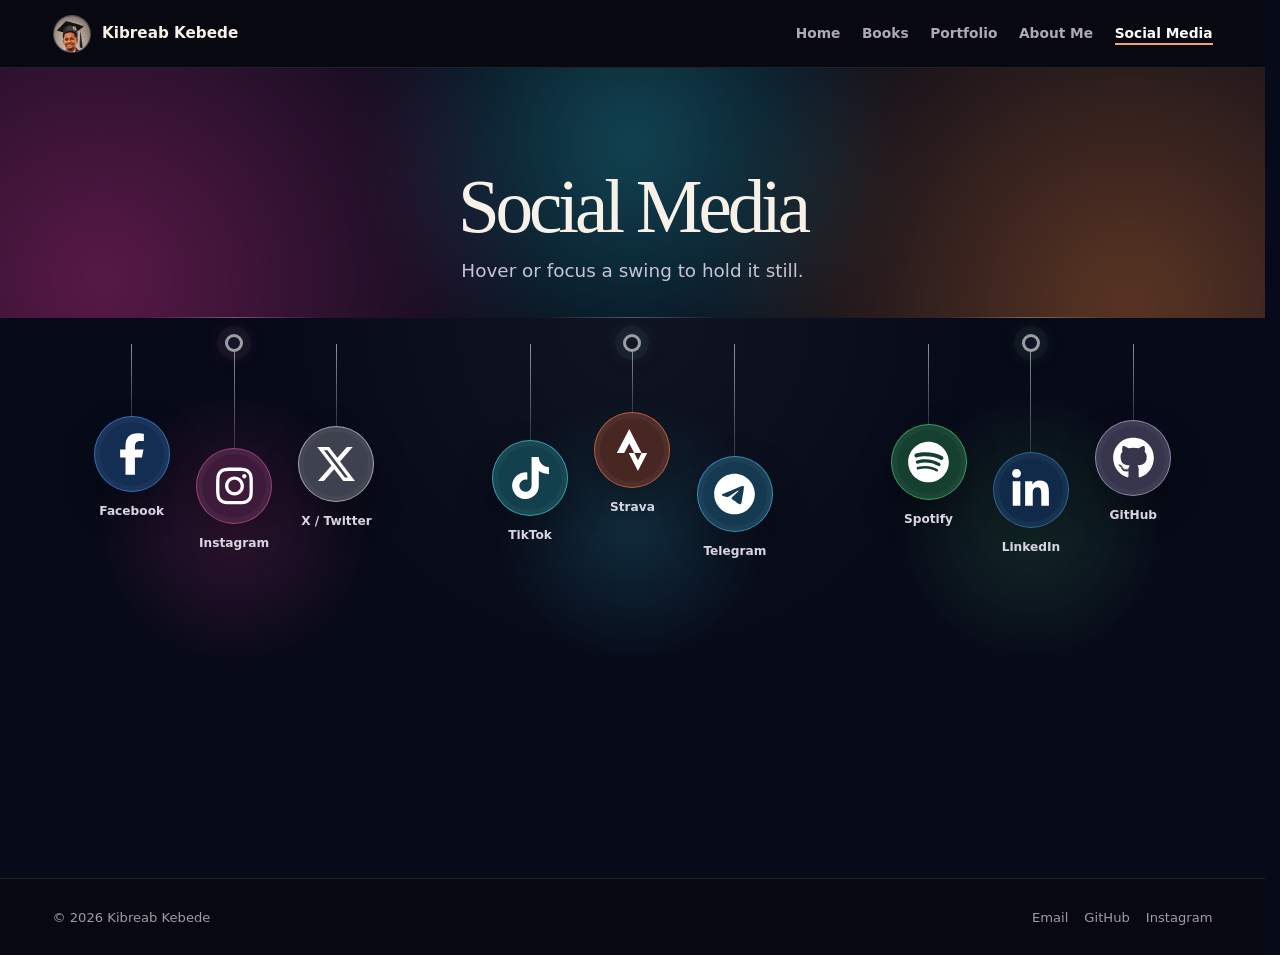
<file: social.html>
<!doctype html>
<html lang="en">
<head>
  <meta charset="utf-8">
  <meta name="viewport" content="width=device-width, initial-scale=1">
  <title>Social Media | Kibreab Kebede</title>
  <meta name="description" content="Kibreab Kebede on Instagram, TikTok, X, Facebook, LinkedIn, Telegram, Spotify, Strava, and GitHub.">
  <meta name="theme-color" content="#070a18">
  <link rel="canonical" href="https://kibreabk.github.io/kibreab-kebede/social.html">
  <meta property="og:type" content="profile">
  <meta property="og:title" content="Social Media | Kibreab Kebede">
  <meta property="og:description" content="Find Kibreab Kebede across social media, music, activity, and code.">
  <meta property="og:url" content="https://kibreabk.github.io/kibreab-kebede/social.html">
  <meta property="og:image" content="https://kibreabk.github.io/kibreab-kebede/assets/images/personal/social-preview.jpg">
  <meta name="twitter:card" content="summary_large_image">
  <link rel="icon" href="favicon.ico" sizes="any">
  <link rel="icon" type="image/png" sizes="32x32" href="assets/icons/favicon-32.png">
  <link rel="apple-touch-icon" href="assets/icons/apple-touch-icon.png">
  <link rel="manifest" href="site.webmanifest">
  <link rel="stylesheet" href="assets/css/styles.css">
  <script defer src="assets/js/site-data.js"></script>
  <script defer src="assets/js/components.js"></script>
  <script defer src="assets/js/main.js"></script>
</head>
<body class="page-social">
  <a class="skip-link" href="#main-content">Skip to main content</a>
  <header class="site-header">
    <div class="header-inner">
      <a class="site-brand" href="index.html" aria-label="Kibreab Kebede home">
        <span class="brand-avatar" aria-hidden="true"><img src="assets/images/personal/avatar.webp" width="512" height="512" alt=""></span>
        <span class="brand-name">Kibreab Kebede</span>
      </a>
      <button class="nav-toggle" type="button" aria-expanded="false" aria-controls="site-menu" aria-label="Open navigation" data-nav-toggle>
        <span class="nav-toggle-lines" aria-hidden="true"></span>
      </button>
      <nav class="site-nav" id="site-menu" aria-label="Primary navigation" data-nav-menu data-open="false">
        <ul>
          <li><a href="index.html">Home</a></li>
          <li><a href="books.html">Books</a></li>
          <li><a href="portfolio.html">Portfolio</a></li>
          <li><a href="about.html">About Me</a></li>
          <li><a href="social.html" aria-current="page">Social Media</a></li>
        </ul>
      </nav>
    </div>
  </header>

  <main id="main-content">
    <header class="social-hero">
      <div class="social-aurora" aria-hidden="true"></div>
      <div class="container">
        <h1 class="page-title" data-reveal>Social Media</h1>
        <p class="page-intro" data-reveal>Hover or focus a swing to hold it still.</p>
      </div>
    </header>

    <section class="social-stage" aria-label="Social profiles">
      <div class="container pendulum-grid">
        <section class="pendulum-cluster cluster-one" aria-label="Facebook, Instagram, and X" data-reveal>
          <span class="pendulum-pivot" aria-hidden="true"></span>
          <div class="pendulum-rig">
            <a class="pendulum-link facebook" href="https://web.facebook.com/profile.php?id=100056605615291" target="_blank" rel="noopener noreferrer" style="--string:72px">
              <span class="pendulum-string" aria-hidden="true"></span><span class="pendulum-bob"><span class="social-logo" aria-hidden="true"></span></span><span class="pendulum-label">Facebook</span>
            </a>
            <a class="pendulum-link instagram" href="https://www.instagram.com/_bloodyo_/" target="_blank" rel="noopener noreferrer" style="--string:104px">
              <span class="pendulum-string" aria-hidden="true"></span><span class="pendulum-bob"><span class="social-logo" aria-hidden="true"></span></span><span class="pendulum-label">Instagram</span>
            </a>
            <a class="pendulum-link x" href="https://x.com/KibreabKebede1" target="_blank" rel="noopener noreferrer" style="--string:82px">
              <span class="pendulum-string" aria-hidden="true"></span><span class="pendulum-bob"><span class="social-logo" aria-hidden="true"></span></span><span class="pendulum-label">X / Twitter</span>
            </a>
          </div>
        </section>

        <section class="pendulum-cluster cluster-two" aria-label="TikTok, Strava, and Telegram" data-reveal>
          <span class="pendulum-pivot" aria-hidden="true"></span>
          <div class="pendulum-rig">
            <a class="pendulum-link tiktok" href="https://www.tiktok.com/@kibreyo?_r=1&amp;_t=ZS-98ysd6TzhMg" target="_blank" rel="noopener noreferrer" style="--string:96px">
              <span class="pendulum-string" aria-hidden="true"></span><span class="pendulum-bob"><span class="social-logo" aria-hidden="true"></span></span><span class="pendulum-label">TikTok</span>
            </a>
            <a class="pendulum-link strava" href="https://strava.app.link/K1UndQauH5b" target="_blank" rel="noopener noreferrer" style="--string:68px">
              <span class="pendulum-string" aria-hidden="true"></span><span class="pendulum-bob"><span class="social-logo" aria-hidden="true"></span></span><span class="pendulum-label">Strava</span>
            </a>
            <a class="pendulum-link telegram" href="https://t.me/kibreyo" target="_blank" rel="noopener noreferrer" style="--string:112px">
              <span class="pendulum-string" aria-hidden="true"></span><span class="pendulum-bob"><span class="social-logo" aria-hidden="true"></span></span><span class="pendulum-label">Telegram</span>
            </a>
          </div>
        </section>

        <section class="pendulum-cluster cluster-three" aria-label="Spotify, LinkedIn, and GitHub" data-reveal>
          <span class="pendulum-pivot" aria-hidden="true"></span>
          <div class="pendulum-rig">
            <a class="pendulum-link spotify" href="https://open.spotify.com/user/31jcsq52xo3aqpzcsohljddeokte" target="_blank" rel="noopener noreferrer" style="--string:80px">
              <span class="pendulum-string" aria-hidden="true"></span><span class="pendulum-bob"><span class="social-logo" aria-hidden="true"></span></span><span class="pendulum-label">Spotify</span>
            </a>
            <a class="pendulum-link linkedin" href="https://www.linkedin.com/in/kibreab-k-debisa-b67534243/" target="_blank" rel="noopener noreferrer" style="--string:108px">
              <span class="pendulum-string" aria-hidden="true"></span><span class="pendulum-bob"><span class="social-logo" aria-hidden="true"></span></span><span class="pendulum-label">LinkedIn</span>
            </a>
            <a class="pendulum-link github" href="https://github.com/Kibreabk" target="_blank" rel="noopener noreferrer" style="--string:76px">
              <span class="pendulum-string" aria-hidden="true"></span><span class="pendulum-bob"><span class="social-logo" aria-hidden="true"></span></span><span class="pendulum-label">GitHub</span>
            </a>
          </div>
        </section>
      </div>
    </section>
  </main>

  <footer class="site-footer">
    <div class="container footer-inner">
      <p>&copy; <span data-current-year>2026</span> Kibreab Kebede</p>
      <nav class="footer-links" aria-label="Footer links">
        <a href="mailto:kibreyo@gmail.com">Email</a>
        <a href="https://github.com/Kibreabk" target="_blank" rel="noopener noreferrer">GitHub</a>
        <a href="https://www.instagram.com/_bloodyo_/" target="_blank" rel="noopener noreferrer">Instagram</a>
      </nav>
    </div>
  </footer>
  <button class="back-to-top" type="button" aria-label="Back to top" data-back-to-top data-visible="false">&uarr;</button>
</body>
</html>
</file>
<file: assets/css/styles.css>
:root {
  --header: 68px;
  --container: 1160px;
  --reading: 720px;
  --display: Georgia, "Times New Roman", serif;
  --sans: Inter, ui-sans-serif, system-ui, -apple-system, BlinkMacSystemFont, "Segoe UI", sans-serif;
  --mono: "SFMono-Regular", Consolas, "Liberation Mono", monospace;
  --ease: cubic-bezier(.22, 1, .36, 1);
  --ink: #f7f1e8;
  --muted: #bcb4aa;
  --line: rgba(255,255,255,.14);
  --surface: rgba(255,255,255,.075);
  --surface-strong: rgba(255,255,255,.115);
  --shadow: 0 24px 70px rgba(0,0,0,.30);
  --shadow-soft: 0 12px 32px rgba(0,0,0,.22);
  --radius-sm: 12px;
  --radius-md: 20px;
  --radius-lg: 30px;
  --page-accent: #f29f67;
}

* { box-sizing: border-box; }
html { scroll-behavior: smooth; scrollbar-gutter: stable; }
body {
  margin: 0;
  min-width: 320px;
  overflow-x: hidden;
  background: #10111a;
  color: var(--ink);
  font-family: var(--sans);
  font-size: 16px;
  line-height: 1.65;
  text-rendering: optimizeLegibility;
  -webkit-font-smoothing: antialiased;
}
body.nav-open, body.dialog-open { overflow: hidden; }
img, svg { display: block; max-width: 100%; }
img { height: auto; }
a { color: inherit; text-decoration: none; }
button, input, textarea, select { font: inherit; }
button { color: inherit; }
h1, h2, h3, h4, p, figure, blockquote, dl, dd, ol { margin: 0; }
ul, ol { padding: 0; list-style: none; }
::selection { background: var(--page-accent); color: #111; }
:focus-visible { outline: 3px solid var(--page-accent); outline-offset: 4px; }

.visually-hidden {
  position: absolute !important;
  width: 1px !important;
  height: 1px !important;
  padding: 0 !important;
  margin: -1px !important;
  overflow: hidden !important;
  clip: rect(0,0,0,0) !important;
  white-space: nowrap !important;
  border: 0 !important;
}

.skip-link {
  position: fixed;
  z-index: 1000;
  top: .65rem;
  left: .65rem;
  padding: .68rem .92rem;
  border-radius: 999px;
  background: #fff;
  color: #111;
  font-weight: 800;
  transform: translateY(-170%);
  transition: transform 180ms ease;
}
.skip-link:focus { transform: translateY(0); }

.container { width: min(calc(100% - 2.5rem), var(--container)); margin-inline: auto; }
.section { padding-block: clamp(3.8rem, 7vw, 6.4rem); }
.section-compact { padding-block: clamp(2.8rem, 5vw, 4.4rem); }
.page-title {
  font-family: var(--display);
  font-size: clamp(2.8rem, 6vw, 4.7rem);
  font-weight: 500;
  letter-spacing: -.055em;
  line-height: .98;
}
.page-intro { max-width: 46rem; color: var(--muted); font-size: clamp(1rem, 1.7vw, 1.15rem); }
.section-title {
  font-family: var(--display);
  font-size: clamp(2rem, 4vw, 2.8rem);
  font-weight: 500;
  letter-spacing: -.04em;
  line-height: 1.02;
}
.text-link { display: inline-flex; align-items: center; gap: .42rem; font-size: .86rem; font-weight: 800; }
.text-link .arrow { transition: transform 180ms var(--ease); }
.text-link:hover .arrow, .text-link:focus-visible .arrow { transform: translate(3px,-2px); }

.site-header {
  position: sticky;
  z-index: 100;
  top: 0;
  height: var(--header);
  border-bottom: 1px solid rgba(255,255,255,.11);
  background: rgba(8,9,15,.82);
  color: #f8f2e9;
  backdrop-filter: blur(18px);
}
.header-inner {
  width: min(calc(100% - 2.5rem), var(--container));
  height: 100%;
  margin-inline: auto;
  display: flex;
  align-items: center;
  justify-content: space-between;
  gap: 1.5rem;
}
.site-brand { display: inline-flex; align-items: center; gap: .72rem; font-size: .95rem; font-weight: 780; }
.brand-avatar { width: 38px; height: 38px; overflow: hidden; border: 1px solid rgba(255,255,255,.18); border-radius: 50%; background: #262530; }
.brand-avatar img { width: 100%; height: 100%; object-fit: cover; }
.site-nav ul { display: flex; align-items: center; gap: 1.35rem; }
.site-nav a { position: relative; padding-block: .65rem; color: #aea9b4; font-size: .86rem; font-weight: 700; }
.site-nav a::after { content: ""; position: absolute; left: 0; right: 0; bottom: .4rem; height: 2px; background: var(--page-accent); transform: scaleX(0); transform-origin: right; transition: transform 220ms var(--ease); }
.site-nav a:hover, .site-nav a:focus-visible, .site-nav a[aria-current="page"] { color: #fff; }
.site-nav a:hover::after, .site-nav a:focus-visible::after, .site-nav a[aria-current="page"]::after { transform: scaleX(1); transform-origin: left; }
.nav-toggle { display: none; width: 44px; height: 44px; border: 0; background: transparent; cursor: pointer; }
.nav-toggle-lines, .nav-toggle-lines::before, .nav-toggle-lines::after { width: 22px; height: 1.5px; display: block; background: currentColor; transition: transform 220ms var(--ease), opacity 180ms ease; }
.nav-toggle-lines { position: relative; margin: auto; }
.nav-toggle-lines::before, .nav-toggle-lines::after { content: ""; position: absolute; left: 0; }
.nav-toggle-lines::before { top: -7px; }
.nav-toggle-lines::after { top: 7px; }
.nav-toggle[aria-expanded="true"] .nav-toggle-lines { background: transparent; }
.nav-toggle[aria-expanded="true"] .nav-toggle-lines::before { transform: translateY(7px) rotate(45deg); }
.nav-toggle[aria-expanded="true"] .nav-toggle-lines::after { transform: translateY(-7px) rotate(-45deg); }

.button-row { display: flex; flex-wrap: wrap; align-items: center; gap: .75rem; }
.button {
  min-height: 42px;
  display: inline-flex;
  align-items: center;
  justify-content: center;
  gap: .5rem;
  padding: .64rem 1rem;
  border: 1px solid rgba(255,255,255,.22);
  border-radius: 999px;
  background: var(--page-accent);
  color: #141117;
  font-size: .84rem;
  font-weight: 820;
  cursor: pointer;
  transition: transform 200ms var(--ease), box-shadow 200ms var(--ease), background 200ms ease;
}
.button:hover, .button:focus-visible { transform: translateY(-2px); box-shadow: var(--shadow-soft); }
.button-secondary { background: rgba(255,255,255,.06); color: #fff; }
.button-quiet { background: #f2eee7; color: #15161c; border-color: rgba(20,20,24,.15); }

.page-hero { position: relative; overflow: hidden; padding-block: clamp(3.8rem, 8vw, 6.4rem) clamp(2.3rem, 5vw, 3.8rem); }
.page-hero-grid { display: grid; grid-template-columns: minmax(0,.75fr) minmax(280px,.55fr); align-items: end; gap: 2rem; }
.page-hero .page-intro { justify-self: end; }

/* Home */
.page-home { --page-accent: #ffab72; background: #10111c; }
.home-hero {
  position: relative;
  min-height: calc(100svh - var(--header));
  overflow: hidden;
  display: grid;
  align-items: center;
  padding-block: clamp(3.3rem, 7vw, 6rem);
  background:
    linear-gradient(115deg, rgba(16,17,28,.98) 0%, rgba(32,20,45,.96) 48%, rgba(68,37,48,.90) 100%);
}
.home-glow { position: absolute; border-radius: 50%; filter: blur(12px); opacity: .75; pointer-events: none; }
.home-glow-one { width: 420px; height: 420px; right: -150px; top: -160px; background: radial-gradient(circle, rgba(255,125,92,.46), transparent 68%); }
.home-glow-two { width: 360px; height: 360px; left: -150px; bottom: -170px; background: radial-gradient(circle, rgba(84,97,223,.38), transparent 68%); }
.home-grid-lines { position: absolute; inset: 0; opacity: .16; background-image: linear-gradient(rgba(255,255,255,.08) 1px, transparent 1px), linear-gradient(90deg, rgba(255,255,255,.08) 1px, transparent 1px); background-size: 56px 56px; mask-image: linear-gradient(to right, #000, transparent 68%); }
.home-grid { position: relative; z-index: 1; display: grid; grid-template-columns: minmax(0,1.05fr) minmax(300px,.7fr); align-items: center; gap: clamp(2.5rem, 7vw, 6rem); }
.hero-copy { max-width: 680px; }
.hero-headline { font-family: var(--display); font-size: clamp(3.1rem, 7vw, 5.55rem); font-weight: 500; letter-spacing: -.065em; line-height: .94; }
.interactive-name { width: fit-content; margin-top: 1.45rem; color: #ffb07a; font-family: var(--display); font-size: clamp(2.25rem, 4.3vw, 3.35rem); font-weight: 500; letter-spacing: -.045em; line-height: 1; }
.name-word { position: relative; display: inline-block; transition: transform 240ms var(--ease), letter-spacing 240ms var(--ease), color 240ms ease; }
.name-word + .name-word { margin-left: .28em; }
.name-word::after { content: ""; position: absolute; left: 0; right: 0; bottom: -.2rem; height: 2px; background: currentColor; transform: scaleX(0); transform-origin: right; transition: transform 240ms var(--ease); }
.name-word:hover, .interactive-name:focus .name-word { transform: translateY(-2px); letter-spacing: .01em; color: #ffd3a4; }
.name-word:hover::after, .interactive-name:focus .name-word::after { transform: scaleX(1); transform-origin: left; }
.home-place { margin-top: .85rem; color: #d7cbd7; font-size: .86rem; font-weight: 750; letter-spacing: .13em; text-transform: uppercase; }
.home-story { max-width: 650px; margin-top: 1.2rem; color: #e3dce4; font-size: clamp(1rem, 1.8vw, 1.13rem); line-height: 1.78; }
.home-portrait-shell { position: relative; width: min(100%, 385px); justify-self: end; overflow: hidden; border: 1px solid rgba(255,255,255,.2); border-radius: 44% 44% 24px 24px / 18% 18% 24px 24px; background: #aa8775; box-shadow: 0 32px 90px rgba(0,0,0,.46); aspect-ratio: .64; }
.home-portrait-shell::after { content: ""; position: absolute; inset: 0; border-radius: inherit; box-shadow: inset 0 0 0 8px rgba(255,255,255,.035); pointer-events: none; }
.home-portrait-shell img { width: 100%; height: 100%; object-fit: cover; object-position: 50% 12%; }
.portrait-caption { position: absolute; z-index: 2; top: 1.15rem; right: 1.1rem; color: rgba(255,255,255,.7); font-family: var(--mono); font-size: .66rem; letter-spacing: .14em; writing-mode: vertical-rl; }
.home-contact { position: relative; padding-block: clamp(4rem, 8vw, 7rem); background: linear-gradient(135deg, #23152e, #3a1c31 48%, #5b2e34); border-top: 1px solid rgba(255,255,255,.12); }
.home-contact::before { content: ""; position: absolute; inset: 0; background: radial-gradient(circle at 12% 30%, rgba(255,173,111,.17), transparent 32%), radial-gradient(circle at 88% 75%, rgba(104,113,231,.16), transparent 34%); pointer-events: none; }
.contact-grid { position: relative; z-index: 1; display: grid; grid-template-columns: minmax(250px,.65fr) minmax(0,1fr); gap: clamp(2rem, 7vw, 6rem); align-items: start; }
.contact-mark { width: 64px; height: 64px; display: grid; place-items: center; border: 1px solid rgba(255,255,255,.18); border-radius: 50%; color: #ffb07a; font-family: var(--display); font-size: 2rem; }
.contact-copy h2 { margin-top: 1.15rem; font-family: var(--display); font-size: clamp(2rem,4vw,3rem); font-weight: 500; letter-spacing: -.04em; }
.contact-copy p { max-width: 28rem; margin-top: .7rem; color: #d1c6d2; }
.contact-email { display: inline-block; margin-top: 1rem; color: #ffd1aa; font-weight: 750; border-bottom: 1px solid rgba(255,209,170,.35); }
.contact-form { display: grid; gap: 1rem; }
.field-pair { display: grid; grid-template-columns: repeat(2,minmax(0,1fr)); gap: 1rem; }
.contact-form label { display: grid; gap: .45rem; color: #d7cdd8; font-size: .78rem; font-weight: 740; letter-spacing: .08em; text-transform: uppercase; }
.contact-form input, .contact-form textarea { width: 100%; border: 1px solid rgba(255,255,255,.16); border-radius: 13px; background: rgba(7,8,13,.32); color: #fff; padding: .85rem .95rem; outline: none; transition: border-color 180ms ease, background 180ms ease; }
.contact-form textarea { resize: vertical; min-height: 140px; }
.contact-form input:focus, .contact-form textarea:focus { border-color: #ffb07a; background: rgba(7,8,13,.46); }
.form-actions { display: flex; flex-wrap: wrap; align-items: center; gap: 1rem; }
.contact-button { background: #ffb07a; }
.form-status { color: #d7cdd8; font-size: .82rem; }

/* Books */
.page-books { --page-accent: #e9b96e; background: #0d2926; }
.books-hero { background: linear-gradient(135deg, #0c2825, #17443d 58%, #5c4930); }
.book-spines { position: absolute; right: 6vw; bottom: -20px; height: 190px; display: flex; align-items: end; gap: 8px; opacity: .32; transform: rotate(-4deg); }
.book-spines span { display: block; width: 28px; border: 1px solid rgba(255,255,255,.28); border-radius: 4px 4px 0 0; background: rgba(255,255,255,.07); }
.book-spines span:nth-child(1) { height: 120px; background: rgba(238,176,101,.24); }
.book-spines span:nth-child(2) { height: 168px; width: 38px; background: rgba(118,181,162,.19); }
.book-spines span:nth-child(3) { height: 142px; background: rgba(190,115,96,.19); }
.book-spines span:nth-child(4) { height: 184px; width: 34px; background: rgba(211,194,139,.17); }
.book-spines span:nth-child(5) { height: 132px; width: 42px; background: rgba(123,114,182,.18); }
.page-books main { background: radial-gradient(circle at 80% 18%, rgba(233,185,110,.09), transparent 25%), #0d2926; }
.current-book { display: grid; grid-template-columns: 190px minmax(0,1fr); gap: clamp(1.6rem,4vw,3rem); align-items: center; padding: clamp(1.35rem,3vw,2.25rem); border: 1px solid rgba(233,185,110,.27); border-radius: var(--radius-lg); background: linear-gradient(135deg, rgba(255,255,255,.10), rgba(255,255,255,.045)); box-shadow: var(--shadow-soft); }
.book-cover { width: 100%; max-width: 178px; margin-inline: auto; transition: transform 240ms var(--ease); }
.book-cover img { width: 100%; aspect-ratio: .66; object-fit: cover; border-radius: 6px; box-shadow: 0 18px 36px rgba(0,0,0,.38); }
.book-cover:hover { transform: translateY(-5px) rotate(-1deg); }
.status { color: #e9b96e; font-family: var(--mono); font-size: .72rem; font-weight: 800; letter-spacing: .12em; text-transform: uppercase; }
.book-copy h2 { margin-top: .55rem; font-family: var(--display); font-size: clamp(1.7rem,3.6vw,2.55rem); font-weight: 500; line-height: 1.08; }
.book-author { margin-top: .32rem; color: #c5d6cf; font-size: .88rem; font-weight: 760; }
.book-description { margin-top: .75rem; color: #c2cec9; font-size: .94rem; }
.finished-section { background: linear-gradient(180deg, rgba(255,255,255,.035), rgba(5,24,22,.52)); }
.books-heading { margin-bottom: 1.35rem; display: flex; align-items: end; justify-content: space-between; gap: 1rem; }
.books-heading span { color: #9fb5ad; font-family: var(--mono); font-size: .78rem; }
.finished-grid { display: grid; grid-template-columns: repeat(2,minmax(0,1fr)); gap: 1rem; }
.finished-book { position: relative; display: grid; grid-template-columns: 118px minmax(0,1fr); gap: 1.1rem; align-items: start; overflow: hidden; padding: 1.1rem; border: 1px solid rgba(255,255,255,.10); border-radius: 18px; background: rgba(255,255,255,.065); transition: transform 220ms var(--ease), border-color 220ms ease, background 220ms ease; }
.finished-book::after { content: ""; position: absolute; inset: auto -20% -55% 35%; height: 130px; border-radius: 50%; background: rgba(233,185,110,.10); filter: blur(2px); }
.finished-book:nth-child(2)::after { background: rgba(159,102,197,.12); }
.finished-book:nth-child(3)::after { background: rgba(84,180,188,.12); }
.finished-book:nth-child(4)::after { background: rgba(230,206,99,.10); }
.finished-book:nth-child(5)::after { background: rgba(229,112,161,.10); }
.finished-book:hover { transform: translateY(-3px); border-color: rgba(233,185,110,.30); background: rgba(255,255,255,.09); }
.finished-book img { position: relative; z-index: 1; width: 118px; aspect-ratio: .66; object-fit: cover; border-radius: 5px; box-shadow: 0 12px 26px rgba(0,0,0,.34); }
.finished-book div { position: relative; z-index: 1; }
.finished-book h3 { font-family: var(--display); font-size: 1.25rem; font-weight: 500; line-height: 1.15; }
.finished-book .book-description { font-size: .87rem; line-height: 1.58; }
.book-note { margin-top: .55rem; color: #e9b96e; font-size: .78rem; font-weight: 720; }

/* Portfolio */
.page-portfolio { --page-accent: #63d5c2; background: #071d2c; }
.portfolio-hero { position: relative; overflow: hidden; padding-block: clamp(3.6rem,7vw,5.4rem); background: linear-gradient(120deg, #071d2c, #102d45 56%, #302144); border-bottom: 1px solid rgba(255,255,255,.1); }
.portfolio-intro { position: relative; z-index: 2; display: flex; align-items: end; justify-content: space-between; gap: 2rem; }
.portfolio-intro-copy .page-intro { margin-top: .7rem; }
.portfolio-orbit { position: absolute; width: 380px; height: 380px; right: -80px; top: -150px; border: 1px solid rgba(99,213,194,.20); border-radius: 50%; }
.portfolio-orbit::before, .portfolio-orbit::after { content: ""; position: absolute; border: 1px solid rgba(175,116,231,.18); border-radius: 50%; }
.portfolio-orbit::before { inset: 55px; }
.portfolio-orbit::after { inset: 110px; }
.portfolio-orbit i { position: absolute; width: 9px; height: 9px; border-radius: 50%; background: #63d5c2; box-shadow: 0 0 18px rgba(99,213,194,.55); }
.portfolio-orbit i:nth-child(1) { left: 12%; top: 40%; }
.portfolio-orbit i:nth-child(2) { right: 8%; top: 52%; background: #b77bea; }
.portfolio-orbit i:nth-child(3) { left: 44%; bottom: 4%; background: #f2c66d; }
.portfolio-orbit i:nth-child(4) { left: 50%; top: 24%; }
.portfolio-orbit i:nth-child(5) { right: 28%; bottom: 31%; background: #f17878; }
.project-section { background: radial-gradient(circle at 8% 85%, rgba(99,213,194,.10), transparent 25%), #071d2c; }
.projects-heading { margin-bottom: 1.25rem; display: flex; align-items: center; justify-content: space-between; }
.projects-heading span { width: 34px; height: 34px; display: grid; place-items: center; border: 1px solid rgba(255,255,255,.18); border-radius: 50%; color: #a9c3ce; font-family: var(--mono); font-size: .78rem; }
.project-grid { display: grid; grid-template-columns: repeat(2,minmax(0,1fr)); gap: 1rem; }
.project-card { --card-accent: #63d5c2; position: relative; min-height: 260px; display: flex; flex-direction: column; overflow: hidden; padding: 1.35rem; border: 1px solid rgba(255,255,255,.11); border-radius: 18px; background: linear-gradient(145deg, rgba(255,255,255,.10), rgba(255,255,255,.045)); transition: transform 220ms var(--ease), border-color 220ms ease, background 220ms ease; }
.project-card::before { content: ""; position: absolute; width: 170px; height: 170px; right: -70px; top: -70px; border-radius: 50%; background: color-mix(in srgb, var(--card-accent) 17%, transparent); }
.project-card:hover { transform: translateY(-3px); border-color: color-mix(in srgb, var(--card-accent) 44%, transparent); background: linear-gradient(145deg, rgba(255,255,255,.13), rgba(255,255,255,.055)); }
.project-coral { --card-accent: #ff8b78; }
.project-teal { --card-accent: #63d5c2; }
.project-violet { --card-accent: #b77bea; }
.project-gold { --card-accent: #f2c66d; }
.project-meta { position: relative; z-index: 1; display: flex; justify-content: space-between; gap: .7rem; color: #a8bec9; font-family: var(--mono); font-size: .68rem; letter-spacing: .08em; text-transform: uppercase; }
.project-card h3 { position: relative; z-index: 1; margin-top: .8rem; font-family: var(--display); font-size: 1.45rem; font-weight: 500; line-height: 1.13; }
.project-card p { position: relative; z-index: 1; margin-top: .65rem; color: #bdd0d8; font-size: .88rem; line-height: 1.62; }
.project-tags { position: relative; z-index: 1; margin-top: .85rem; display: flex; flex-wrap: wrap; gap: .45rem; }
.project-tags span { padding: .25rem .55rem; border: 1px solid rgba(255,255,255,.12); border-radius: 999px; color: #d2e2e8; font-size: .69rem; font-weight: 740; }
.project-link { position: relative; z-index: 1; margin-top: auto; padding-top: 1rem; color: var(--card-accent); }
.cv-dialog { width: min(94vw,980px); height: min(90vh,780px); padding: 0; border: 0; border-radius: 18px; background: #f3efe8; color: #15161b; box-shadow: 0 30px 100px rgba(0,0,0,.52); }
.cv-dialog::backdrop { background: rgba(4,6,12,.78); backdrop-filter: blur(4px); }
.cv-dialog-head { min-height: 62px; display: flex; align-items: center; justify-content: space-between; gap: 1rem; padding: .7rem 1rem; border-bottom: 1px solid rgba(20,20,24,.13); }
.cv-dialog-head h2 { font-size: 1rem; }
.cv-dialog-actions { display: flex; align-items: center; gap: .5rem; }
.icon-button { width: 42px; height: 42px; display: grid; place-items: center; border: 1px solid rgba(20,20,24,.13); border-radius: 50%; background: transparent; font-size: 1.35rem; cursor: pointer; }
.cv-frame { width: 100%; height: calc(100% - 62px); border: 0; background: #ddd; }

/* About */
.page-about { --page-accent: #f4a26d; background: #15101d; }
.about-hero { position: relative; overflow: hidden; padding-block: clamp(3.5rem,7vw,5.6rem) clamp(2.2rem,4vw,3rem); background: linear-gradient(125deg, #1b1024, #342040 58%, #5c2d43); }
.about-rings { position: absolute; width: 460px; height: 460px; right: -160px; top: -220px; border: 1px solid rgba(255,255,255,.16); border-radius: 50%; box-shadow: inset 0 0 0 70px rgba(255,255,255,.025), inset 0 0 0 140px rgba(255,255,255,.018); }
.about-chapters { margin-top: 1.3rem; display: flex; flex-wrap: wrap; gap: .55rem; }
.about-chapters a { padding: .38rem .68rem; border: 1px solid rgba(255,255,255,.14); border-radius: 999px; color: #ddd0df; font-size: .75rem; font-weight: 740; transition: background 180ms ease, transform 180ms var(--ease); }
.about-chapters a:hover, .about-chapters a:focus-visible { background: rgba(255,255,255,.09); transform: translateY(-2px); }
.about-band { position: relative; overflow: hidden; padding-block: clamp(4rem,7vw,6.4rem); }
.chapter-head { display: flex; align-items: center; gap: 1rem; margin-bottom: 1.6rem; }
.chapter-head.compact { margin-bottom: .95rem; }
.chapter-marker { min-width: 72px; min-height: 72px; display: grid; place-items: center; border: 1px solid rgba(255,255,255,.16); border-radius: 22px; background: rgba(255,255,255,.075); font-size: clamp(2.2rem,4vw,3.2rem); line-height: 1; box-shadow: var(--shadow-soft); }
.chapter-marker.small { min-width: 54px; min-height: 54px; border-radius: 17px; font-size: 2rem; }
.chapter-copy p { margin-top: .25rem; color: var(--muted); font-size: .9rem; }
.music-band { background: linear-gradient(135deg, #3d1e51, #21112e 58%, #132039); }
.music-wave { position: absolute; inset: 0; opacity: .17; background: repeating-radial-gradient(ellipse at 12% 100%, transparent 0 18px, rgba(255,255,255,.22) 19px 20px, transparent 21px 36px); mask-image: linear-gradient(to right, #000, transparent 66%); }
.music-grid { position: relative; display: grid; grid-template-columns: repeat(2,minmax(0,1fr)); gap: 0 2rem; }
.music-entry { position: relative; min-height: 98px; padding: 1rem 0 1rem 2.1rem; border-bottom: 1px solid rgba(255,255,255,.13); }
.music-entry h3 { font-size: 1rem; }
.music-entry p { margin-top: .28rem; color: #d8cadd; font-size: .9rem; }
.track-dot { position: absolute; left: .2rem; top: 1.25rem; width: 10px; height: 10px; border: 2px solid #f4a26d; border-radius: 50%; box-shadow: 0 0 0 6px rgba(244,162,109,.09); }
.music-entry::before { content: ""; position: absolute; left: .48rem; top: 2.1rem; bottom: -1px; width: 1px; background: rgba(244,162,109,.26); }
.things-band { background: linear-gradient(120deg, #143642, #164b4f 62%, #315034); }
.things-grid { display: grid; grid-template-columns: minmax(0,.8fr) minmax(0,1.2fr); gap: 1rem; }
.walk-panel, .food-panel { border: 1px solid rgba(255,255,255,.14); border-radius: 24px; background: rgba(6,17,20,.26); box-shadow: var(--shadow-soft); }
.walk-panel { padding: 1.45rem; }
.walk-panel p { margin-top: .75rem; color: #d2e1df; font-size: .95rem; }
.strava-link { margin-top: 1.05rem; display: inline-flex; align-items: center; gap: .7rem; color: #ff8a47; font-weight: 800; }
.strava-icon { width: 33px; height: 33px; background: currentColor; -webkit-mask: url("../icons/brands/strava.svg") center/contain no-repeat; mask: url("../icons/brands/strava.svg") center/contain no-repeat; transition: transform 200ms var(--ease); }
.strava-link:hover .strava-icon, .strava-link:focus-visible .strava-icon { transform: translateY(-3px) scale(1.06); }
.food-panel { display: grid; grid-template-columns: minmax(180px,.72fr) minmax(0,1fr); overflow: hidden; }
.food-panel figure { min-height: 100%; }
.food-panel img { width: 100%; height: 100%; object-fit: cover; }
.food-copy { padding: 1.4rem; align-self: center; }
.food-copy p { color: #d7e4df; font-size: .95rem; }
.cinema-band { background: radial-gradient(circle at 88% 5%, rgba(142,46,73,.25), transparent 26%), linear-gradient(180deg, #0d0b11, #171019 45%, #100d14); }
.film-grain { position: absolute; inset: 0; pointer-events: none; opacity: .12; background-image: radial-gradient(rgba(255,255,255,.32) .6px, transparent .7px); background-size: 5px 5px; mask-image: linear-gradient(to bottom, #000, transparent 70%); }
.cinema-top { position: relative; display: grid; grid-template-columns: minmax(0,1fr) 250px; gap: 1.2rem; align-items: start; }
.movie-list { border-top: 1px solid rgba(255,255,255,.17); }
.movie-row { display: grid; grid-template-columns: 52px minmax(0,1fr); gap: .7rem; align-items: center; min-height: 76px; padding-block: .7rem; border-bottom: 1px solid rgba(255,255,255,.13); }
.movie-number { color: #a59ba8; font-family: var(--mono); font-size: .74rem; }
.movie-row h3 { font-family: var(--display); font-size: clamp(1.22rem,2.6vw,1.7rem); font-weight: 500; }
.movie-row p { margin-top: .22rem; color: #aaa0ac; font-size: .83rem; }
.movie-row.featured { background: linear-gradient(90deg, rgba(146,49,74,.24), transparent); }
.movie-row.featured .movie-number, .movie-row.featured h3 { color: #ffaf86; }
.movie-year { color: #928890; font-family: var(--mono); font-size: .68em; letter-spacing: .02em; }
.dark-knight-image { overflow: hidden; border: 1px solid rgba(255,255,255,.14); border-radius: 18px; box-shadow: var(--shadow-soft); }
.dark-knight-image img { width: 100%; aspect-ratio: .55; object-fit: cover; }
.tuscany-feature { position: relative; margin-top: 1.1rem; overflow: hidden; padding: 1.4rem 1.5rem; border-radius: 20px; background: linear-gradient(115deg, #e9845f, #f0bd72 60%, #799bb0); color: #201219; }
.tuscany-feature span { font-family: var(--mono); font-size: .72rem; font-weight: 800; letter-spacing: .11em; text-transform: uppercase; }
.tuscany-feature h3 { margin-top: .3rem; font-family: var(--display); font-size: clamp(1.9rem,4vw,2.8rem); font-weight: 500; }
.tuscany-feature i { position: absolute; width: 170px; height: 170px; right: 3%; bottom: -105px; border-radius: 50%; background: rgba(255,255,255,.45); box-shadow: -70px 25px 0 rgba(54,88,98,.20); }
.cinema-detail-grid { margin-top: 1.1rem; display: grid; grid-template-columns: repeat(2,minmax(0,1fr)); gap: 1rem; }
.cinema-panel { overflow: hidden; border: 1px solid rgba(255,255,255,.12); border-radius: 20px; background: rgba(255,255,255,.055); }
.nolan-panel, .jake-panel { display: grid; grid-template-columns: 150px minmax(0,1fr); align-items: stretch; }
.cinema-panel img { width: 100%; height: 100%; object-fit: cover; }
.nolan-panel img { filter: grayscale(1); }
.cinema-panel > div { padding: 1.15rem; align-self: center; }
.panel-label { color: #c791a4; font-family: var(--mono); font-size: .69rem; font-weight: 800; letter-spacing: .1em; text-transform: uppercase; }
.cinema-panel h3 { margin-top: .38rem; font-family: var(--display); font-size: 1.35rem; font-weight: 500; }
.cinema-panel p { margin-top: .55rem; color: #bdb3be; font-size: .87rem; }
.julia-feature { margin-top: 1rem; display: grid; grid-template-columns: 220px minmax(0,1fr); overflow: hidden; border: 1px solid rgba(214,128,176,.27); border-radius: 24px; background: linear-gradient(120deg, rgba(90,32,68,.72), rgba(45,23,54,.88)); }
.julia-feature figure { min-height: 360px; }
.julia-feature img { width: 100%; height: 100%; object-fit: cover; object-position: center top; }
.julia-feature > div { padding: clamp(1.4rem,4vw,2.3rem); align-self: center; }
.julia-feature h3 { margin-top: .3rem; font-family: var(--display); font-size: clamp(2rem,4vw,3rem); font-weight: 500; }
.julia-line { margin-top: .45rem; color: #e8cddd; }
.julia-films { margin-top: 1.15rem; border-top: 1px solid rgba(255,255,255,.15); }
.julia-films li { display: grid; grid-template-columns: 34px minmax(0,1fr) 40px; gap: .6rem; padding-block: .62rem; border-bottom: 1px solid rgba(255,255,255,.12); align-items: center; }
.julia-films span, .julia-films em { color: #b9a6b4; font-family: var(--mono); font-size: .72rem; font-style: normal; }
.julia-films strong { font-size: .95rem; }
.other-women { margin-top: .8rem; color: #c7b4c1; font-size: .82rem; }
.scene-grid { margin-top: 1rem; display: grid; grid-template-columns: repeat(3,minmax(0,1fr)); gap: .8rem; }
.scene-card { position: relative; min-height: 190px; padding: 1.1rem; overflow: hidden; border: 1px solid rgba(255,255,255,.12); border-radius: 18px; background: linear-gradient(145deg, rgba(255,255,255,.08), rgba(255,255,255,.035)); }
.scene-card:nth-child(2) { background: linear-gradient(145deg, rgba(79,99,142,.20), rgba(255,255,255,.035)); }
.scene-card:nth-child(3) { background: linear-gradient(145deg, rgba(145,66,53,.20), rgba(255,255,255,.035)); }
.scene-year { color: #9e929f; font-family: var(--mono); font-size: .72rem; }
.scene-card strong { display: block; margin-top: .4rem; font-family: var(--display); font-size: 1.35rem; font-weight: 500; }
.scene-card p { margin-top: .55rem; color: #c0b6c1; font-size: .84rem; line-height: 1.58; }
.cinema-facts { margin-top: .8rem; display: grid; grid-template-columns: 1.2fr .8fr; gap: .8rem; }
.reset-panel, .series-panel { padding: 1.15rem; border: 1px solid rgba(255,255,255,.12); border-radius: 18px; background: rgba(255,255,255,.055); }
.reset-panel h3, .series-panel h3 { font-family: var(--display); font-size: 1.25rem; font-weight: 500; }
.reset-panel dl, .series-panel dl { margin-top: .75rem; }
.reset-panel dl div, .series-panel dl div { display: grid; grid-template-columns: 100px minmax(0,1fr); gap: .5rem; padding-block: .4rem; border-top: 1px solid rgba(255,255,255,.10); }
.reset-panel dt, .series-panel dt { color: #988f9a; font-size: .76rem; }
.reset-panel dd, .series-panel dd { font-weight: 720; }
.reset-panel dd span { color: #9e929f; font-family: var(--mono); font-size: .75rem; }
.himym-feature { margin-top: 1rem; display: grid; grid-template-columns: 240px minmax(0,1fr); overflow: hidden; border: 1px solid rgba(255,255,255,.13); border-radius: 24px; background: linear-gradient(120deg, #27304d, #512b4d 62%, #8a4c4b); }
.himym-feature figure { height: 280px; }
.himym-feature img { width: 100%; height: 100%; object-fit: cover; object-position: center 35%; }
.himym-feature > div { padding: 1.5rem; align-self: center; }
.himym-feature h3 { margin-top: .4rem; font-family: var(--display); font-size: clamp(1.8rem,4vw,2.7rem); font-weight: 500; }
.himym-feature p { margin-top: .4rem; color: #ddd3df; font-family: var(--mono); }
.sports-band { background: linear-gradient(130deg, #0d2a21, #15372a 48%, #4b2025); }
.pitch-lines { position: absolute; inset: 0; opacity: .12; background-image: linear-gradient(90deg, transparent 49.7%, rgba(255,255,255,.45) 49.8% 50.2%, transparent 50.3%), radial-gradient(circle at center, transparent 0 120px, rgba(255,255,255,.35) 121px 122px, transparent 123px); }
.football-layout { position: relative; display: grid; grid-template-columns: minmax(0,1fr) 285px; gap: clamp(1.6rem,5vw,3.5rem); align-items: start; }
.united-panel { position: relative; overflow: hidden; padding: 1.2rem; border: 1px solid rgba(255,255,255,.13); border-radius: 20px; background: rgba(4,17,13,.25); }
.united-watermark { position: absolute; width: 180px; height: 180px; right: -45px; top: -50px; background: url("../images/football/manchester-united.webp") center/cover no-repeat; opacity: .13; border-radius: 50%; }
.united-panel h3 { position: relative; font-family: var(--display); font-size: 1.65rem; font-weight: 500; }
.united-panel p { position: relative; margin-top: .45rem; color: #ccdbd2; }
.team-strip { position: relative; margin-top: 1rem; display: grid; grid-template-columns: repeat(2,minmax(0,1fr)); gap: .7rem; }
.team-strip div { padding: .8rem; border: 1px solid rgba(255,255,255,.11); border-radius: 13px; background: rgba(255,255,255,.055); }
.team-strip span { display: block; color: #a6bcb0; font-size: .7rem; text-transform: uppercase; letter-spacing: .08em; }
.team-strip strong { display: block; margin-top: .2rem; font-size: .94rem; }
.ronaldo-block { margin-top: 1rem; padding: 1.25rem; border: 1px solid rgba(236,188,108,.24); border-radius: 20px; background: linear-gradient(135deg, rgba(126,82,31,.25), rgba(255,255,255,.045)); }
.ronaldo-label { display: flex; align-items: center; gap: .75rem; }
.ronaldo-label span { color: #efc06e; font-family: var(--display); font-size: 1.9rem; }
.ronaldo-label h3 { font-size: 1.25rem; }
.ronaldo-block blockquote { margin-top: .75rem; padding-left: 1rem; border-left: 3px solid #efc06e; color: #d3dfd6; font-size: .95rem; line-height: 1.72; }
.ronaldo-block strong { color: #fff0c7; }
.ronaldo-image { overflow: hidden; border: 1px solid rgba(255,255,255,.14); border-radius: 22px; box-shadow: var(--shadow); }
.ronaldo-image img { width: 100%; aspect-ratio: .62; object-fit: cover; object-position: center top; }
.football-cards { position: relative; margin-top: 1rem; display: grid; grid-template-columns: 1.25fr .75fr .9fr; gap: .8rem; }
.football-cards > article { min-height: 150px; padding: 1rem; border: 1px solid rgba(255,255,255,.12); border-radius: 17px; background: rgba(255,255,255,.06); }
.football-cards span { color: #afc1b6; font-size: .7rem; font-weight: 760; letter-spacing: .09em; text-transform: uppercase; }
.football-cards h3 { margin-top: .45rem; font-family: var(--display); font-size: 1.2rem; font-weight: 500; }
.football-cards p { margin-top: .3rem; color: #c5d3ca; font-size: .82rem; }
.era-card { display: grid; grid-template-columns: 84px minmax(0,1fr); gap: .8rem; align-items: center; }
.era-card img { width: 84px; height: 84px; object-fit: cover; border-radius: 13px; filter: grayscale(.25); }
.nba-panel { position: relative; margin-top: 1rem; display: grid; grid-template-columns: 86px minmax(0,1fr); gap: 1rem; align-items: center; overflow: hidden; padding: 1.15rem; border: 1px solid rgba(245,132,44,.34); border-radius: 20px; background: linear-gradient(115deg, #0d3c72, #174f87 55%, #ed6a24); }
.nba-panel::after { content: ""; position: absolute; width: 180px; height: 180px; right: -70px; bottom: -90px; border: 2px solid rgba(255,255,255,.22); border-radius: 50%; }
.basketball-mark { width: 72px; height: 72px; display: grid; place-items: center; border: 1px solid rgba(255,255,255,.25); border-radius: 50%; background: rgba(255,255,255,.08); font-size: 2.7rem; }
.nba-panel span { font-family: var(--mono); font-size: .72rem; font-weight: 800; letter-spacing: .1em; }
.nba-panel h3 { margin-top: .25rem; font-family: var(--display); font-size: 1.35rem; font-weight: 500; }
.nba-panel p { margin-top: .28rem; color: #f6ded0; font-size: .86rem; }
.opinion-box { position: relative; margin-top: 1rem; padding: 1.2rem; border: 1px solid rgba(255,255,255,.15); border-radius: 18px; background: rgba(0,0,0,.17); }
.opinion-box h3 { font-size: 1rem; }
.opinion-box p { margin-top: .4rem; color: #e9ddd3; font-family: var(--display); font-size: 1.15rem; }
.city-band { background: linear-gradient(130deg, #2c1a32, #6b3040 50%, #b55b42); }
.city-grid { display: grid; grid-template-columns: minmax(0,1fr) 280px; gap: clamp(1.8rem,5vw,3.8rem); align-items: center; }
.city-copy h3 { font-family: var(--display); font-size: clamp(1.7rem,3vw,2.3rem); font-weight: 500; }
.city-copy p { margin-top: .65rem; color: #eedde2; }
.city-image { overflow: hidden; border: 1px solid rgba(255,255,255,.18); border-radius: 24px 24px 48% 48% / 24px 24px 16% 16%; box-shadow: var(--shadow); }
.city-image img { width: 100%; aspect-ratio: .66; object-fit: cover; }
.wedding-card { margin-top: 1rem; padding: 1.2rem; border: 1px solid rgba(255,255,255,.16); border-radius: 20px; background: rgba(20,7,19,.23); }
.wedding-card p { color: #f0dfe4; }
.wedding-card strong { display: inline-block; margin-top: .7rem; color: #ffd395; font-size: .85rem; letter-spacing: .1em; text-transform: uppercase; }

/* Social pendulums */
.page-social { --page-accent: #f1a36f; background: #070a18; }
.social-hero { position: relative; overflow: hidden; padding-block: clamp(4rem,8vw,6.6rem) 2rem; background: #070a18; }
.social-aurora { position: absolute; inset: -45% -20% auto; height: 540px; background: radial-gradient(circle at 20% 60%, rgba(225,52,151,.38), transparent 30%), radial-gradient(circle at 50% 35%, rgba(44,206,221,.30), transparent 28%), radial-gradient(circle at 78% 65%, rgba(255,138,58,.34), transparent 30%); filter: blur(22px); }
.social-hero .container { position: relative; z-index: 1; text-align: center; }
.social-hero .page-intro { margin: .75rem auto 0; color: #c7c3d4; }
.social-stage { min-height: 560px; padding-block: 1rem clamp(4rem,7vw,6rem); background: radial-gradient(circle at 50% 0, rgba(255,255,255,.04), transparent 42%), #070a18; }
.pendulum-grid { display: grid; grid-template-columns: repeat(3,minmax(0,1fr)); gap: clamp(1rem,3vw,2.2rem); align-items: start; }
.pendulum-cluster { position: relative; min-height: 410px; isolation: isolate; }
.pendulum-cluster::before { content: ""; position: absolute; width: 290px; height: 290px; left: 50%; top: 50px; transform: translateX(-50%); border-radius: 50%; background: radial-gradient(circle, var(--cluster-glow), transparent 68%); filter: blur(4px); opacity: .62; z-index: -1; }
.cluster-one { --cluster-glow: rgba(218,65,151,.30); }
.cluster-two { --cluster-glow: rgba(45,194,221,.27); }
.cluster-three { --cluster-glow: rgba(87,210,122,.25); }
.pendulum-pivot { position: absolute; z-index: 3; top: 0; left: 50%; width: 18px; height: 18px; border: 3px solid rgba(255,255,255,.58); border-radius: 50%; background: #111525; transform: translateX(-50%); box-shadow: 0 0 0 8px rgba(255,255,255,.035), 0 0 24px var(--cluster-glow); }
.pendulum-pivot::before { content: ""; position: absolute; width: 180px; height: 1px; left: 50%; top: -20px; background: linear-gradient(90deg, transparent, rgba(255,255,255,.28), transparent); transform: translateX(-50%); }
.pendulum-rig { height: 360px; display: flex; justify-content: center; align-items: flex-start; gap: clamp(.45rem,1.7vw,.9rem); padding-top: 10px; transform-origin: 50% 8px; animation: pendulum-sway 4.7s ease-in-out infinite alternate; }
.cluster-two .pendulum-rig { animation-duration: 5.25s; animation-direction: alternate-reverse; }
.cluster-three .pendulum-rig { animation-duration: 5.8s; }
.pendulum-cluster:hover .pendulum-rig, .pendulum-cluster:focus-within .pendulum-rig { animation-play-state: paused; }
.pendulum-link { --brand: #fff; --icon: none; width: 88px; display: flex; flex-direction: column; align-items: center; color: #fff; text-align: center; }
.pendulum-string { width: 1px; height: var(--string); display: block; background: linear-gradient(to bottom, rgba(255,255,255,.55), rgba(255,255,255,.16)); }
.pendulum-bob { width: 76px; height: 76px; display: grid; place-items: center; border: 1px solid color-mix(in srgb, var(--brand) 58%, rgba(255,255,255,.20)); border-radius: 50%; background: color-mix(in srgb, var(--brand) 24%, #0e1120); box-shadow: 0 16px 36px rgba(0,0,0,.30), inset 0 0 0 5px rgba(255,255,255,.035); transition: transform 200ms var(--ease), box-shadow 200ms ease, background 200ms ease; }
.pendulum-link:hover .pendulum-bob, .pendulum-link:focus-visible .pendulum-bob { transform: scale(1.09); background: color-mix(in srgb, var(--brand) 42%, #0e1120); box-shadow: 0 18px 48px color-mix(in srgb, var(--brand) 24%, transparent); }
.social-logo { width: 42px; height: 42px; background: #fff; -webkit-mask: var(--icon) center/contain no-repeat; mask: var(--icon) center/contain no-repeat; }
.pendulum-label { margin-top: .55rem; color: #d8d5e0; font-size: .76rem; font-weight: 760; white-space: nowrap; }
.pendulum-link:hover .pendulum-label, .pendulum-link:focus-visible .pendulum-label { color: #fff; }
.pendulum-link.instagram { --brand: #d73b91; --icon: url("../icons/brands/instagram.svg"); }
.pendulum-link.tiktok { --brand: #24d4dd; --icon: url("../icons/brands/tiktok.svg"); }
.pendulum-link.x { --brand: #d5d8e0; --icon: url("../icons/brands/x.svg"); }
.pendulum-link.facebook { --brand: #2785f5; --icon: url("../icons/brands/facebook.svg"); }
.pendulum-link.linkedin { --brand: #1c78c9; --icon: url("../icons/brands/linkedin.svg"); }
.pendulum-link.telegram { --brand: #2ab6ee; --icon: url("../icons/brands/telegram.svg"); }
.pendulum-link.spotify { --brand: #2cd05d; --icon: url("../icons/brands/spotify.svg"); }
.pendulum-link.strava { --brand: #ff6b2b; --icon: url("../icons/brands/strava.svg"); }
.pendulum-link.github { --brand: #b8a9d6; --icon: url("../icons/brands/github.svg"); }
@keyframes pendulum-sway { from { transform: rotate(-4.5deg); } to { transform: rotate(4.5deg); } }

/* Footer and utility */
.site-footer { border-top: 1px solid rgba(255,255,255,.11); background: #080910; }
.footer-inner { min-height: 76px; display: flex; align-items: center; justify-content: space-between; gap: 1rem; color: #9f9ba7; font-size: .82rem; }
.footer-links { display: flex; gap: 1rem; }
.footer-links a:hover, .footer-links a:focus-visible { color: #fff; }
.back-to-top { position: fixed; z-index: 50; right: 1rem; bottom: 1rem; width: 42px; height: 42px; display: grid; place-items: center; border: 1px solid rgba(255,255,255,.15); border-radius: 50%; background: #171925; color: #fff; box-shadow: var(--shadow-soft); cursor: pointer; opacity: 0; pointer-events: none; transform: translateY(10px); transition: opacity 180ms ease, transform 180ms var(--ease); }
.back-to-top[data-visible="true"] { opacity: 1; pointer-events: auto; transform: translateY(0); }
.not-found { min-height: calc(100vh - var(--header)); display: grid; place-items: center; text-align: center; background: radial-gradient(circle at center, rgba(244,162,109,.12), transparent 36%), #10111c; }
.not-found strong { display: block; color: #f4a26d; font-family: var(--display); font-size: clamp(4rem,12vw,8rem); font-weight: 500; line-height: 1; }
.not-found h1 { margin-top: .5rem; font-family: var(--display); font-size: clamp(2rem,5vw,3rem); font-weight: 500; }
.not-found p { max-width: 520px; margin: .8rem auto 1.2rem; color: #bdb7c1; }
[data-reveal] { opacity: 0; transform: translateY(12px); transition: opacity 560ms ease, transform 560ms var(--ease); }
[data-reveal][data-visible="true"] { opacity: 1; transform: none; }

@media (max-width: 1020px) {
  .home-grid { grid-template-columns: minmax(0,1fr) 330px; gap: 2.3rem; }
  .home-portrait-shell { width: 330px; }
  .page-hero-grid { grid-template-columns: 1fr; }
  .page-hero .page-intro { justify-self: start; }
  .pendulum-grid { grid-template-columns: repeat(2,minmax(0,1fr)); }
  .pendulum-cluster:last-child { grid-column: 1 / -1; width: min(100%, 430px); justify-self: center; }
  .football-layout { grid-template-columns: minmax(0,1fr) 255px; }
  .food-panel { grid-template-columns: 210px minmax(0,1fr); }
}

@media (max-width: 780px) {
  :root { --header: 62px; }
  .container, .header-inner { width: min(calc(100% - 1.5rem), var(--container)); }
  .nav-toggle { display: block; }
  .site-nav { position: fixed; inset: var(--header) .75rem auto; visibility: hidden; opacity: 0; transform: translateY(-8px); transition: opacity 180ms ease, transform 220ms var(--ease), visibility 0s linear 220ms; }
  .site-nav[data-open="true"] { visibility: visible; opacity: 1; transform: none; transition-delay: 0s; }
  .site-nav ul { display: grid; gap: 0; padding: .45rem; border: 1px solid rgba(255,255,255,.14); border-radius: 16px; background: #161823; box-shadow: var(--shadow); }
  .site-nav a { display: block; padding: .78rem .85rem; border-radius: 10px; }
  .site-nav a::after { display: none; }
  .site-nav a[aria-current="page"] { background: rgba(255,255,255,.075); }
  .brand-name { font-size: .9rem; }
  .home-hero { min-height: auto; }
  .home-grid { grid-template-columns: 1fr; }
  .hero-copy { max-width: none; }
  .home-portrait-shell { width: min(100%, 350px); justify-self: center; order: -1; aspect-ratio: .73; border-radius: 30px; }
  .home-portrait-shell img { object-position: center 14%; }
  .portrait-caption { display: none; }
  .contact-grid { grid-template-columns: 1fr; }
  .field-pair { grid-template-columns: 1fr; }
  .current-book { grid-template-columns: 145px minmax(0,1fr); }
  .finished-grid { grid-template-columns: 1fr; }
  .portfolio-intro { align-items: flex-start; flex-direction: column; }
  .project-grid { grid-template-columns: 1fr; }
  .project-card { min-height: 0; }
  .music-grid { grid-template-columns: 1fr; }
  .things-grid { grid-template-columns: 1fr; }
  .cinema-top { grid-template-columns: minmax(0,1fr) 190px; }
  .cinema-detail-grid { grid-template-columns: 1fr; }
  .julia-feature { grid-template-columns: 180px minmax(0,1fr); }
  .scene-grid { grid-template-columns: 1fr; }
  .scene-card { min-height: 0; }
  .cinema-facts { grid-template-columns: 1fr; }
  .himym-feature { grid-template-columns: 190px minmax(0,1fr); }
  .football-layout { grid-template-columns: 1fr; }
  .ronaldo-image { width: min(100%, 330px); justify-self: center; }
  .football-cards { grid-template-columns: 1fr; }
  .city-grid { grid-template-columns: 1fr; }
  .city-image { width: min(100%, 320px); justify-self: center; }
  .pendulum-grid { grid-template-columns: 1fr; }
  .pendulum-cluster, .pendulum-cluster:last-child { width: min(100%, 430px); grid-column: auto; justify-self: center; }
  .footer-inner { padding-block: 1rem; flex-direction: column; justify-content: center; text-align: center; }
}

@media (max-width: 560px) {
  .page-title { font-size: clamp(2.5rem,13vw,3.5rem); }
  .hero-headline { font-size: clamp(2.8rem,14vw,4rem); }
  .interactive-name { font-size: clamp(2rem,11vw,2.7rem); }
  .home-place { letter-spacing: .08em; }
  .current-book { grid-template-columns: 1fr; text-align: center; }
  .book-cover { max-width: 160px; }
  .finished-book { grid-template-columns: 92px minmax(0,1fr); }
  .finished-book img { width: 92px; }
  .cv-dialog { width: 98vw; height: 94vh; border-radius: 12px; }
  .cv-dialog-head { align-items: flex-start; }
  .cv-dialog-actions .button { display: none; }
  .chapter-head { align-items: flex-start; }
  .chapter-marker { min-width: 58px; min-height: 58px; border-radius: 18px; font-size: 2.35rem; }
  .chapter-marker.small { min-width: 48px; min-height: 48px; font-size: 1.75rem; }
  .food-panel { grid-template-columns: 1fr; }
  .food-panel figure { height: 240px; }
  .cinema-top { grid-template-columns: 1fr; }
  .dark-knight-image { width: min(100%, 220px); justify-self: center; }
  .nolan-panel, .jake-panel { grid-template-columns: 115px minmax(0,1fr); }
  .julia-feature { grid-template-columns: 1fr; }
  .julia-feature figure { height: 330px; }
  .himym-feature { grid-template-columns: 1fr; }
  .himym-feature figure { height: 290px; }
  .team-strip { grid-template-columns: 1fr; }
  .nba-panel { grid-template-columns: 64px minmax(0,1fr); }
  .basketball-mark { width: 58px; height: 58px; font-size: 2.15rem; }
  .pendulum-cluster { min-height: 360px; }
  .pendulum-rig { height: 320px; gap: .25rem; }
  .pendulum-link { width: 78px; }
  .pendulum-bob { width: 66px; height: 66px; }
  .social-logo { width: 36px; height: 36px; }
  .pendulum-label { font-size: .69rem; }
}

@media (hover: none), (pointer: coarse) {
  .pendulum-rig { animation: none; }
}

@media (prefers-reduced-motion: reduce) {
  html { scroll-behavior: auto; }
  *, *::before, *::after { animation-duration: .01ms !important; animation-iteration-count: 1 !important; transition-duration: .01ms !important; }
  [data-reveal] { opacity: 1; transform: none; }
  .pendulum-rig { animation: none; }
}

@media (max-width: 780px) {
  .home-portrait-shell { width: min(100%, 310px); }
}

@media (max-width: 560px) {
  .home-portrait-shell { width: min(100%, 292px); }
}
</file>
